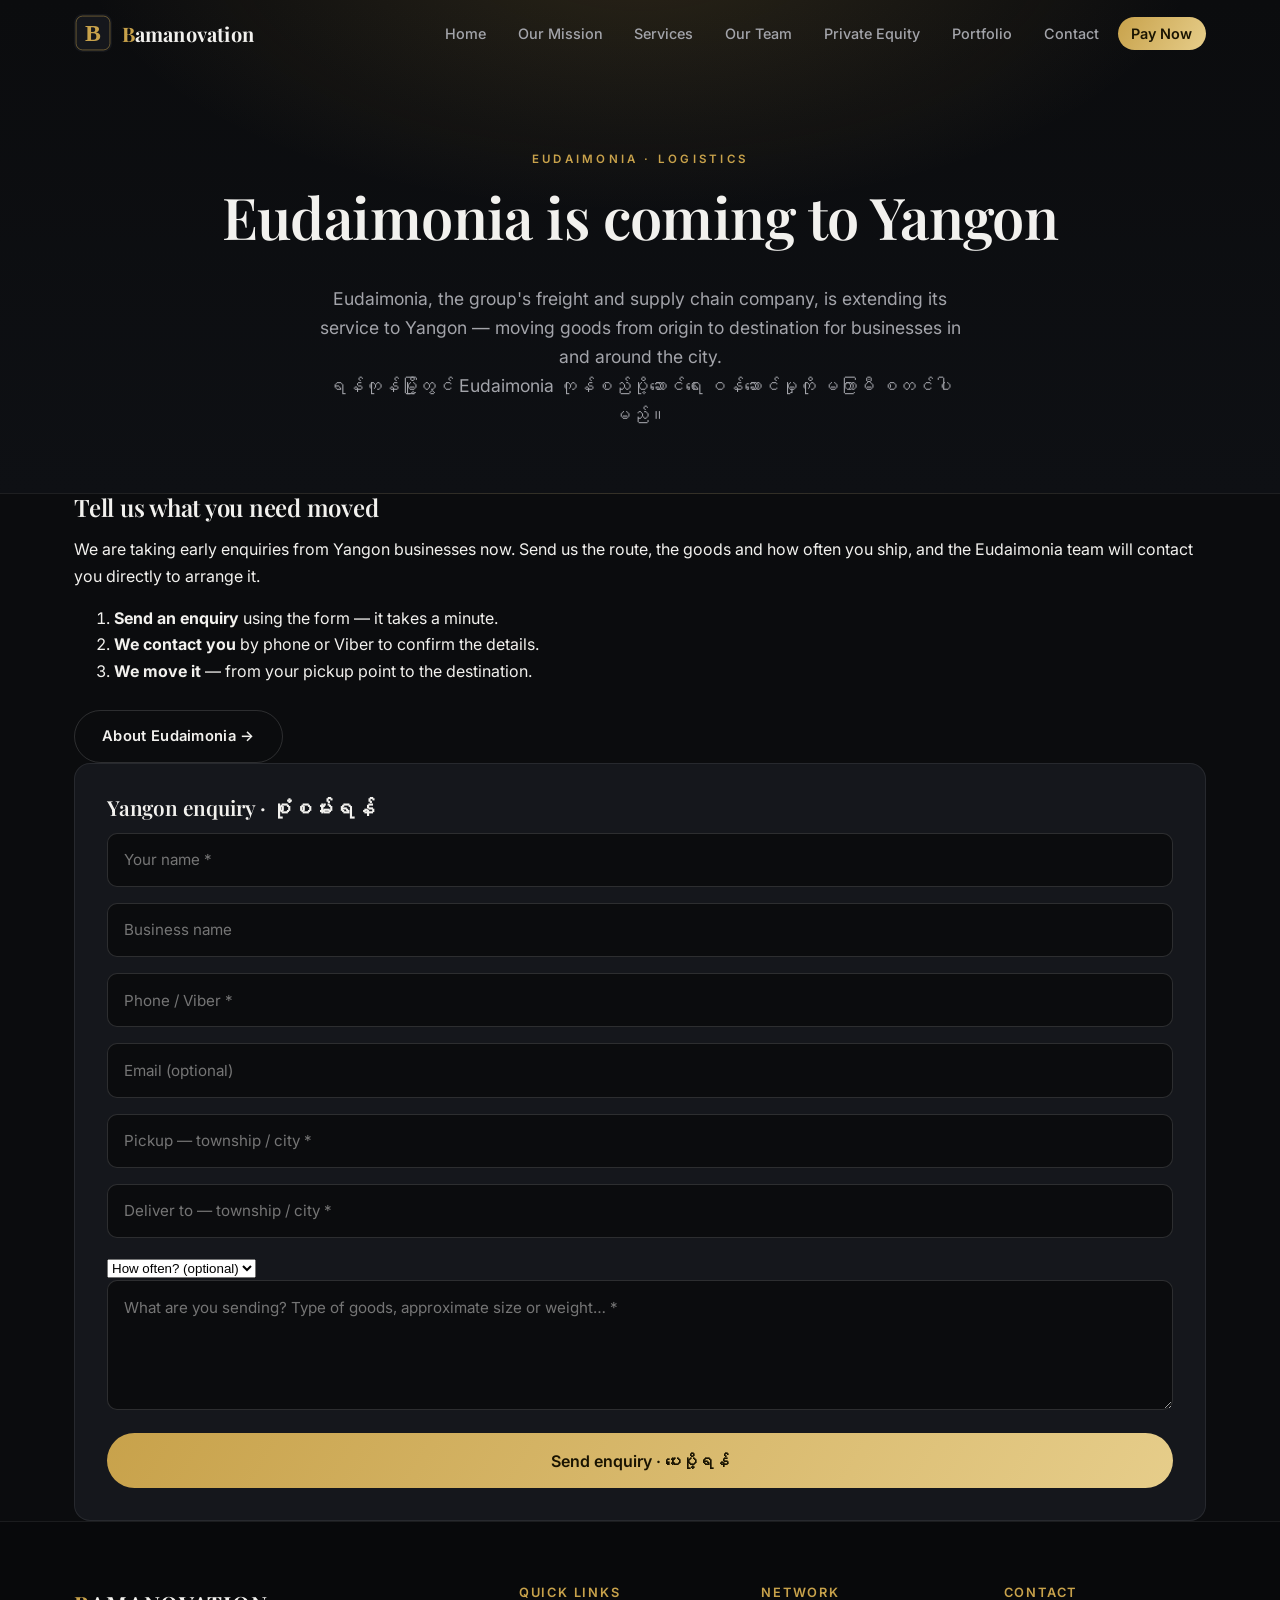
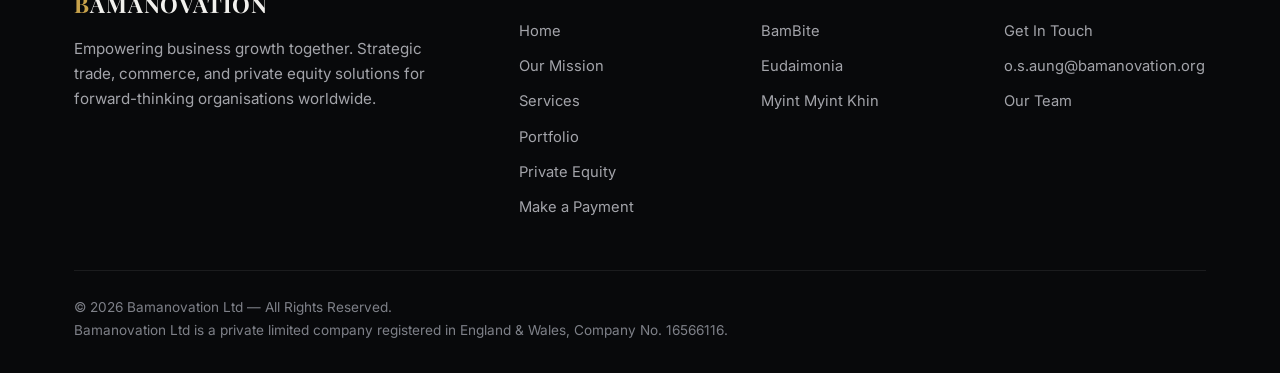
<file: eudaimonia-yangon.html>
<!DOCTYPE html>
<html lang="en">
<head>
  <meta charset="UTF-8">
  <meta name="viewport" content="width=device-width, initial-scale=1.0">
  <title>Eudaimonia in Yangon — Bamanovation</title>
  <meta name="description" content="Eudaimonia, the Bamanovation group's freight and supply chain company, is expanding to Yangon. Tell us what you need moved.">
  <meta property="og:title" content="Eudaimonia in Yangon — Bamanovation">
  <meta property="og:description" content="Eudaimonia, the Bamanovation group's freight and supply chain company, is expanding to Yangon. Tell us what you need moved.">
  <meta property="og:type" content="website">
  <meta property="og:url" content="https://bamanovation.org/eudaimonia/yangon">
  <meta property="og:site_name" content="Bamanovation">
  <meta property="og:image" content="https://bamanovation.org/og-image.png">
  <meta property="og:image:width" content="1200">
  <meta property="og:image:height" content="630">
  <meta name="twitter:card" content="summary_large_image">
  <meta name="twitter:image" content="https://bamanovation.org/og-image.png">
  <link rel="canonical" href="https://bamanovation.org/eudaimonia/yangon">
  <link rel="icon" type="image/svg+xml" href="/favicon.svg">
  <link rel="preconnect" href="https://fonts.googleapis.com">
  <link rel="preconnect" href="https://fonts.gstatic.com" crossorigin>
  <link href="https://fonts.googleapis.com/css2?family=Inter:wght@400;500;600;700&family=Playfair+Display:wght@500;600;700&display=swap" rel="stylesheet">
  <link rel="stylesheet" href="/style.css">
  <link href="https://fonts.googleapis.com/css2?family=Noto+Sans+Myanmar:wght@400;600&display=swap" rel="stylesheet">
</head>
<body>

  <nav class="navbar" id="navbar">
    <div class="nav-container">
      <a class="nav-logo" href="/">
        <svg class="logo-mark" viewBox="0 0 64 64" aria-hidden="true"><rect width="64" height="64" rx="14" fill="#15171c"/><rect x="3.5" y="3.5" width="57" height="57" rx="11" fill="none" stroke="#c8a24b" stroke-width="1.4" opacity="0.55"/><text x="32" y="45.5" text-anchor="middle" font-family="Georgia, serif" font-size="40" font-weight="700" fill="#c8a24b">B</text></svg>
        <span class="logo-word"><b>B</b>amanovation</span>
      </a>
      <button class="nav-toggle" id="navToggle" aria-label="Toggle navigation" aria-controls="navLinks" aria-expanded="false"><span></span><span></span><span></span></button>
      <ul class="nav-links" id="navLinks">
        <li><a href="/">Home</a></li>
        <li><a href="/#mission">Our Mission</a></li>
        <li><a href="/#services">Services</a></li>
        <li><a href="/#team">Our Team</a></li>
        <li><a href="/private-equity">Private Equity</a></li>
        <li><a href="/portfolio">Portfolio</a></li>
        <li><a href="/#contact">Contact</a></li>
        <li><a href="/#payment">Pay Now</a></li>
      </ul>
    </div>
  </nav>

  <section class="page-hero">
    <span class="eyebrow">Eudaimonia · Logistics</span>
    <h1>Eudaimonia is coming to Yangon</h1>
    <p>Eudaimonia, the group's freight and supply chain company, is extending its service to Yangon — moving goods from origin to destination for businesses in and around the city.</p>
    <p class="my" lang="my">ရန်ကုန်မြို့တွင် Eudaimonia ကုန်စည်ပို့ဆောင်ရေး ဝန်ဆောင်မှုကို မကြာမီ စတင်ပါမည်။</p>
  </section>

  <section class="yangon">
    <div class="container yangon-grid">
      <div class="yangon-info">
        <h2>Tell us what you need moved</h2>
        <p>We are taking early enquiries from Yangon businesses now. Send us the route, the goods and how often you ship, and the Eudaimonia team will contact you directly to arrange it.</p>
        <ol class="yangon-steps">
          <li><strong>Send an enquiry</strong> using the form — it takes a minute.</li>
          <li><strong>We contact you</strong> by phone or Viber to confirm the details.</li>
          <li><strong>We move it</strong> — from your pickup point to the destination.</li>
        </ol>
        <a href="https://eudaimonialogistics.company/" target="_blank" rel="noopener" class="btn-outline" style="display:inline-block;margin-top:.6rem">About Eudaimonia →</a>
      </div>
      <div class="contact-form">
        <h3>Yangon enquiry <span class="my" lang="my">· စုံစမ်းရန်</span></h3>
        <form class="netlify-form" name="eudaimonia-yangon" method="POST" data-netlify="true" netlify-honeypot="bot-field" data-success="✓ Thank you — your enquiry has been received. The Eudaimonia team will contact you shortly. / ကျေးဇူးတင်ပါသည်။">
          <input type="hidden" name="form-name" value="eudaimonia-yangon">
          <input type="hidden" name="source" id="ey-source" value="web">
          <p class="hp-field"><label>Leave this field empty if you are human <input name="bot-field" tabindex="-1" autocomplete="off"></label></p>
          <input type="text" name="name" placeholder="Your name *" required aria-label="Your name">
          <input type="text" name="business" placeholder="Business name" aria-label="Business name">
          <input type="tel" name="phone" placeholder="Phone / Viber *" required aria-label="Phone or Viber number" inputmode="tel">
          <input type="email" name="email" placeholder="Email (optional)" aria-label="Email">
          <div class="form-row">
            <input type="text" name="pickup" placeholder="Pickup — township / city *" required aria-label="Pickup location">
            <input type="text" name="destination" placeholder="Deliver to — township / city *" required aria-label="Destination">
          </div>
          <select name="frequency" aria-label="How often do you ship?">
            <option value="">How often? (optional)</option>
            <option>One-off</option>
            <option>Weekly</option>
            <option>Several times a week</option>
            <option>Daily</option>
          </select>
          <textarea name="goods" placeholder="What are you sending? Type of goods, approximate size or weight… *" rows="4" required aria-label="Goods description"></textarea>
          <button type="submit">Send enquiry · <span class="my" lang="my">ပေးပို့ရန်</span></button>
          <p class="form-status" role="status" aria-live="polite"></p>
        </form>
      </div>
    </div>
  </section>

  <footer class="footer">
    <div class="container">
      <div class="footer-inner">
        <div class="footer-brand">
          <div class="footer-logo"><span class="gold">B</span>AMANOVATION</div>
          <p>Empowering business growth together. Strategic trade, commerce, and private equity solutions for forward-thinking organisations worldwide.</p>
        </div>
        <div class="footer-col">
          <h4>Quick Links</h4>
          <ul>
            <li><a href="/">Home</a></li>
            <li><a href="/#mission">Our Mission</a></li>
            <li><a href="/#services">Services</a></li>
            <li><a href="/portfolio">Portfolio</a></li>
            <li><a href="/private-equity">Private Equity</a></li>
            <li><a href="/#payment">Make a Payment</a></li>
          </ul>
        </div>
        <div class="footer-col">
          <h4>Network</h4>
          <ul>
            <li><a href="https://bambite.co/" target="_blank" rel="noopener">BamBite</a></li>
            <li><a href="https://eudaimonialogistics.company/" target="_blank" rel="noopener">Eudaimonia</a></li>
            <li><a href="https://myintmyintkhin.com/" target="_blank" rel="noopener">Myint Myint Khin</a></li>
          </ul>
        </div>
        <div class="footer-col">
          <h4>Contact</h4>
          <ul>
            <li><a href="/#contact">Get In Touch</a></li>
            <li><a href="mailto:o.s.aung@bamanovation.org">o.s.aung@bamanovation.org</a></li>
            <li><a href="/#team">Our Team</a></li>
          </ul>
        </div>
      </div>
      <div class="footer-bottom">
        <div>
          <p>© 2026 Bamanovation Ltd — All Rights Reserved.</p>
          <p class="footer-legal">Bamanovation Ltd is a private limited company registered in England &amp; Wales, Company No. 16566116.</p>
        </div>
      </div>
    </div>
  </footer>

  <script>
    const toggle=document.getElementById('navToggle'),links=document.getElementById('navLinks');
    const setNav=o=>{toggle.classList.toggle('open',o);links.classList.toggle('open',o);toggle.setAttribute('aria-expanded',o)};
    toggle.addEventListener('click',()=>setNav(!links.classList.contains('open')));
    links.querySelectorAll('a').forEach(a=>a.addEventListener('click',()=>setNav(false)));
    const navbar=document.getElementById('navbar');
    window.addEventListener('scroll',()=>navbar.classList.toggle('scrolled',window.scrollY>40));
    // tag enquiries that arrive from the trade-fair QR code (?src=booth)
    (function(){var s=new URLSearchParams(location.search).get('src');if(s)document.getElementById('ey-source').value=s.slice(0,40)})();
    document.querySelectorAll('.netlify-form').forEach(function(form){
      form.addEventListener('submit',function(e){
        e.preventDefault();
        var status=form.querySelector('.form-status'),btn=form.querySelector('button[type=submit]'),label=btn.innerHTML;
        btn.disabled=true;btn.textContent='Sending…';
        status.className='form-status';status.textContent='';
        fetch('/',{method:'POST',headers:{'Content-Type':'application/x-www-form-urlencoded'},body:new URLSearchParams(new FormData(form)).toString()})
          .then(function(r){
            if(!r.ok)throw new Error(r.status);
            form.reset();
            status.className='form-status is-success';
            status.textContent=form.dataset.success;
          })
          .catch(function(){
            status.className='form-status is-error';
            status.textContent='⚠ Sorry, that could not be sent. Please email o.s.aung@bamanovation.org directly.';
          })
          .then(function(){btn.disabled=false;btn.innerHTML=label});
      });
    });
  </script>
</body>
</html>
</file>
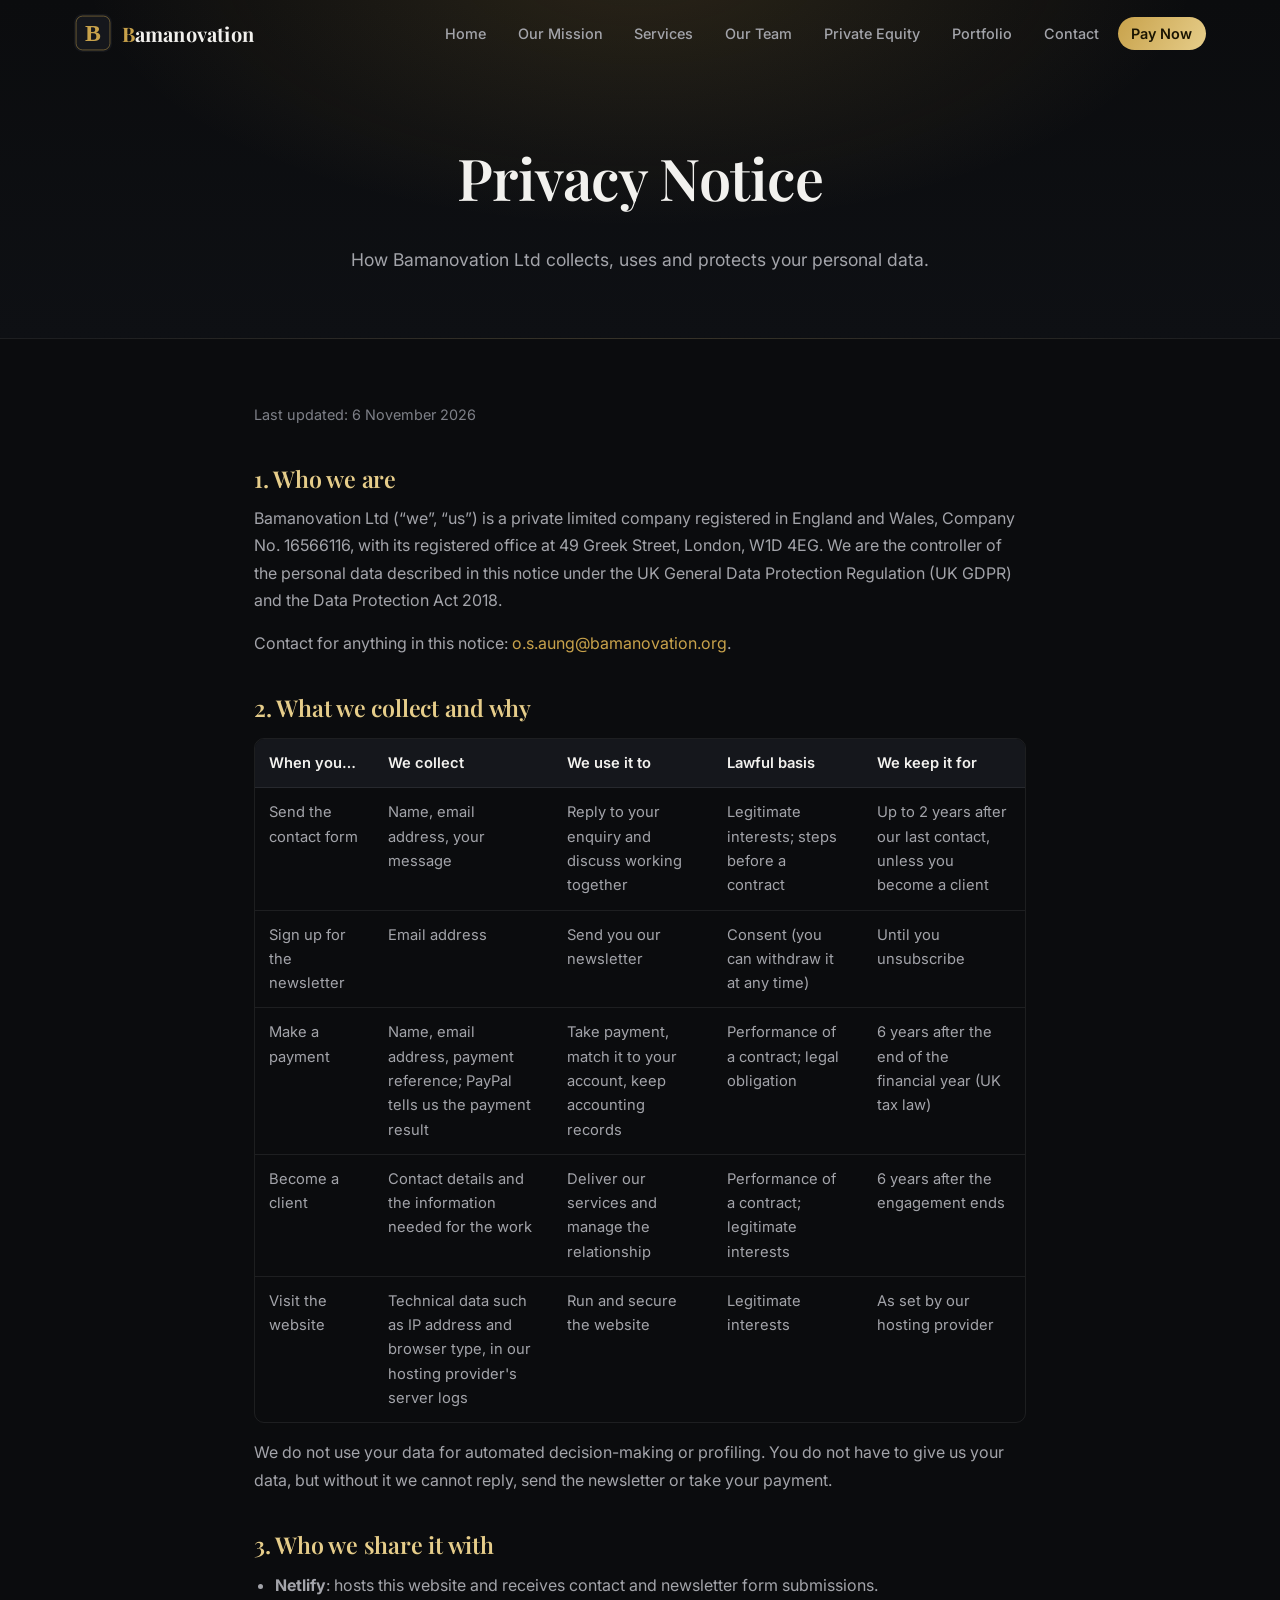
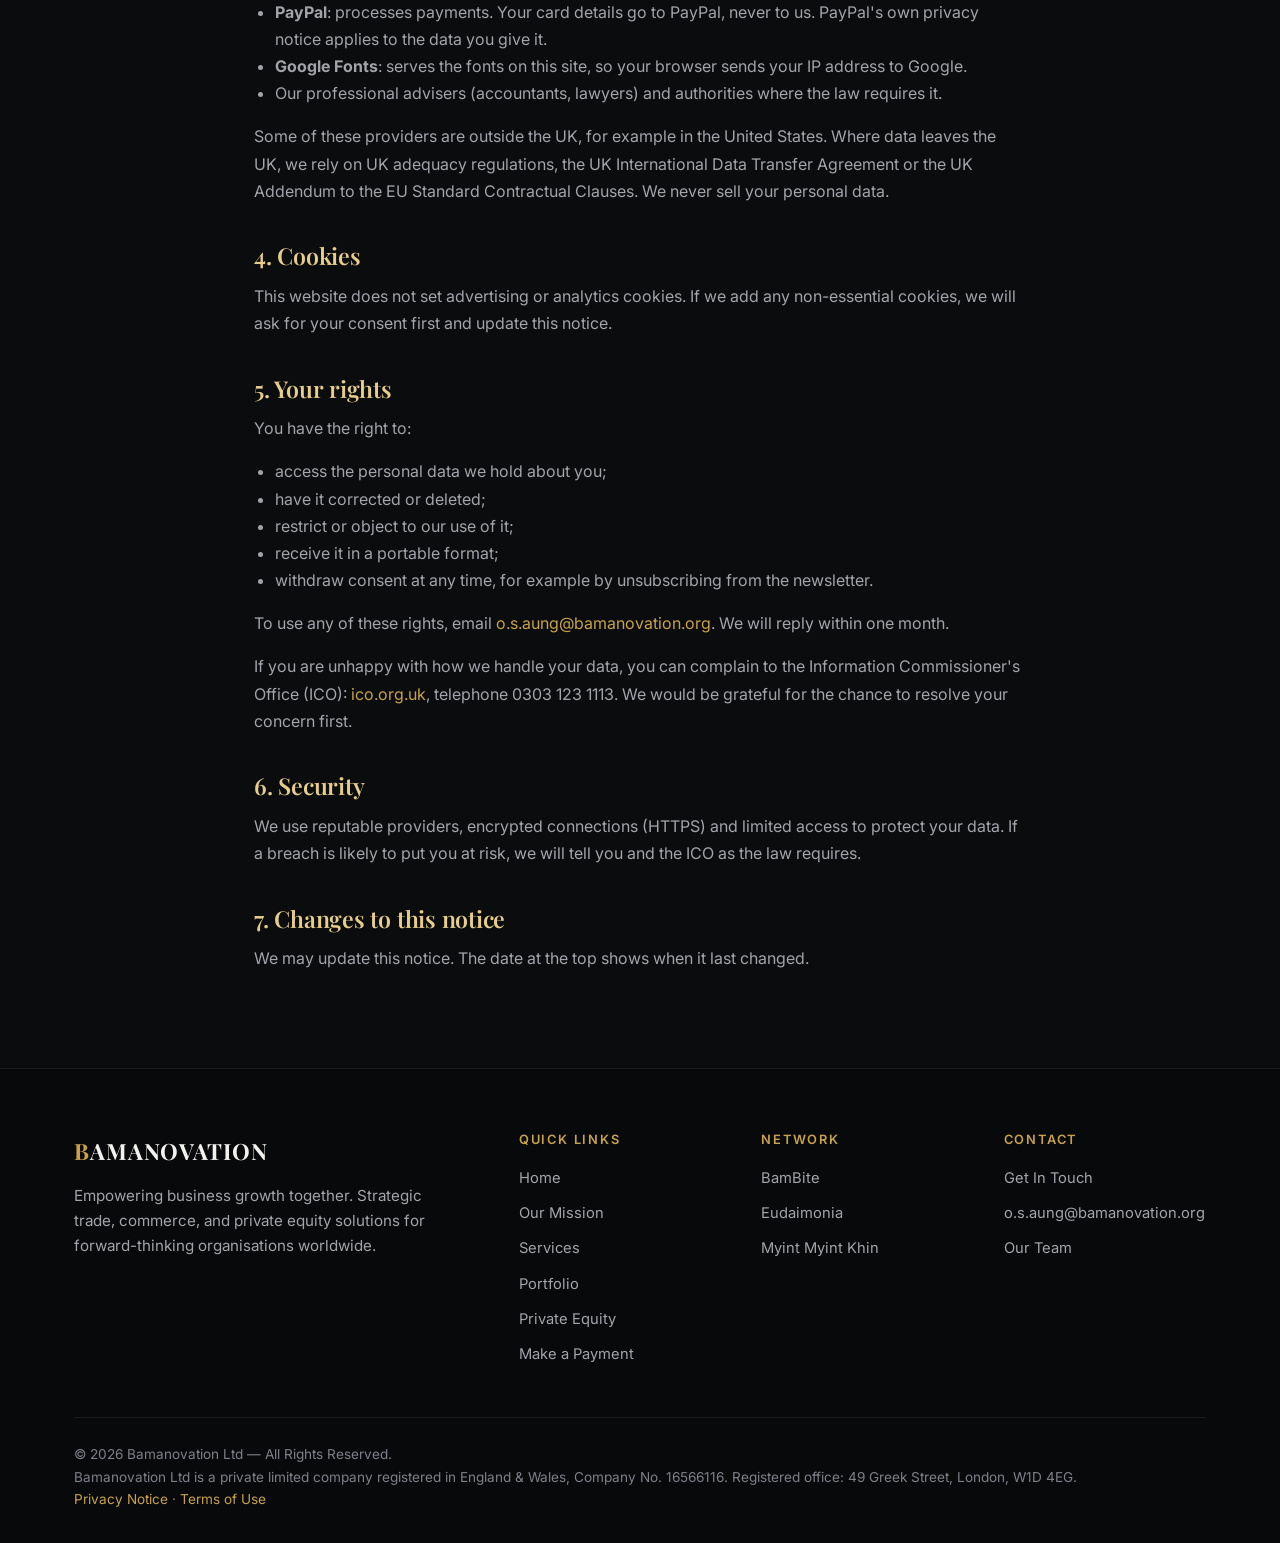
<file: privacy.html>
<!DOCTYPE html>
<html lang="en">
<head>
  <meta charset="UTF-8">
  <meta name="viewport" content="width=device-width, initial-scale=1.0">
  <title>Privacy Notice — Bamanovation</title>
  <meta name="description" content="How Bamanovation Ltd collects, uses and protects personal data under UK GDPR.">
  <meta property="og:title" content="Privacy Notice — Bamanovation">
  <meta property="og:description" content="How Bamanovation Ltd collects, uses and protects personal data under UK GDPR.">
  <meta property="og:type" content="website">
  <meta property="og:url" content="https://bamanovation.org/privacy">
  <meta property="og:site_name" content="Bamanovation">
  <meta property="og:image" content="https://bamanovation.org/og-image.png">
  <meta property="og:image:width" content="1200">
  <meta property="og:image:height" content="630">
  <meta name="twitter:card" content="summary_large_image">
  <meta name="twitter:image" content="https://bamanovation.org/og-image.png">
  <link rel="canonical" href="https://bamanovation.org/privacy">
  <link rel="icon" type="image/svg+xml" href="/favicon.svg">
  <link rel="preconnect" href="https://fonts.googleapis.com">
  <link rel="preconnect" href="https://fonts.gstatic.com" crossorigin>
  <link href="https://fonts.googleapis.com/css2?family=Inter:wght@400;500;600;700&family=Playfair+Display:wght@500;600;700&display=swap" rel="stylesheet">
  <link rel="stylesheet" href="/style.css">
</head>
<body>

  <nav class="navbar" id="navbar">
    <div class="nav-container">
      <a class="nav-logo" href="/">
        <svg class="logo-mark" viewBox="0 0 64 64" aria-hidden="true"><rect width="64" height="64" rx="14" fill="#15171c"/><rect x="3.5" y="3.5" width="57" height="57" rx="11" fill="none" stroke="#c8a24b" stroke-width="1.4" opacity="0.55"/><text x="32" y="45.5" text-anchor="middle" font-family="Georgia, serif" font-size="40" font-weight="700" fill="#c8a24b">B</text></svg>
        <span class="logo-word"><b>B</b>amanovation</span>
      </a>
      <button class="nav-toggle" id="navToggle" aria-label="Toggle navigation" aria-controls="navLinks" aria-expanded="false"><span></span><span></span><span></span></button>
      <ul class="nav-links" id="navLinks">
        <li><a href="/">Home</a></li>
        <li><a href="/#mission">Our Mission</a></li>
        <li><a href="/#services">Services</a></li>
        <li><a href="/#team">Our Team</a></li>
        <li><a href="/private-equity">Private Equity</a></li>
        <li><a href="/portfolio">Portfolio</a></li>
        <li><a href="/#contact">Contact</a></li>
        <li><a href="/#payment">Pay Now</a></li>
      </ul>
    </div>
  </nav>

  <section class="page-hero">
    <h1>Privacy Notice</h1>
    <p>How Bamanovation Ltd collects, uses and protects your personal data.</p>
  </section>

  <section class="legal-page">
    <div class="container legal-container">
      <p class="legal-updated">Last updated: 6 November 2026</p>

      <h2>1. Who we are</h2>
      <p>Bamanovation Ltd (“we”, “us”) is a private limited company registered in England and Wales, Company No. 16566116, with its registered office at 49 Greek Street, London, W1D 4EG. We are the controller of the personal data described in this notice under the UK General Data Protection Regulation (UK GDPR) and the Data Protection Act 2018.</p>
      <p>Contact for anything in this notice: <a href="mailto:o.s.aung@bamanovation.org">o.s.aung@bamanovation.org</a>.</p>

      <h2>2. What we collect and why</h2>
      <div class="legal-table-wrap">
        <table class="legal-table">
          <thead>
            <tr><th>When you…</th><th>We collect</th><th>We use it to</th><th>Lawful basis</th><th>We keep it for</th></tr>
          </thead>
          <tbody>
            <tr><td>Send the contact form</td><td>Name, email address, your message</td><td>Reply to your enquiry and discuss working together</td><td>Legitimate interests; steps before a contract</td><td>Up to 2 years after our last contact, unless you become a client</td></tr>
            <tr><td>Sign up for the newsletter</td><td>Email address</td><td>Send you our newsletter</td><td>Consent (you can withdraw it at any time)</td><td>Until you unsubscribe</td></tr>
            <tr><td>Make a payment</td><td>Name, email address, payment reference; PayPal tells us the payment result</td><td>Take payment, match it to your account, keep accounting records</td><td>Performance of a contract; legal obligation</td><td>6 years after the end of the financial year (UK tax law)</td></tr>
            <tr><td>Become a client</td><td>Contact details and the information needed for the work</td><td>Deliver our services and manage the relationship</td><td>Performance of a contract; legitimate interests</td><td>6 years after the engagement ends</td></tr>
            <tr><td>Visit the website</td><td>Technical data such as IP address and browser type, in our hosting provider's server logs</td><td>Run and secure the website</td><td>Legitimate interests</td><td>As set by our hosting provider</td></tr>
          </tbody>
        </table>
      </div>
      <p>We do not use your data for automated decision-making or profiling. You do not have to give us your data, but without it we cannot reply, send the newsletter or take your payment.</p>

      <h2>3. Who we share it with</h2>
      <ul>
        <li><strong>Netlify</strong>: hosts this website and receives contact and newsletter form submissions.</li>
        <li><strong>PayPal</strong>: processes payments. Your card details go to PayPal, never to us. PayPal's own privacy notice applies to the data you give it.</li>
        <li><strong>Google Fonts</strong>: serves the fonts on this site, so your browser sends your IP address to Google.</li>
        <li>Our professional advisers (accountants, lawyers) and authorities where the law requires it.</li>
      </ul>
      <p>Some of these providers are outside the UK, for example in the United States. Where data leaves the UK, we rely on UK adequacy regulations, the UK International Data Transfer Agreement or the UK Addendum to the EU Standard Contractual Clauses. We never sell your personal data.</p>

      <h2>4. Cookies</h2>
      <p>This website does not set advertising or analytics cookies. If we add any non-essential cookies, we will ask for your consent first and update this notice.</p>

      <h2>5. Your rights</h2>
      <p>You have the right to:</p>
      <ul>
        <li>access the personal data we hold about you;</li>
        <li>have it corrected or deleted;</li>
        <li>restrict or object to our use of it;</li>
        <li>receive it in a portable format;</li>
        <li>withdraw consent at any time, for example by unsubscribing from the newsletter.</li>
      </ul>
      <p>To use any of these rights, email <a href="mailto:o.s.aung@bamanovation.org">o.s.aung@bamanovation.org</a>. We will reply within one month.</p>
      <p>If you are unhappy with how we handle your data, you can complain to the Information Commissioner's Office (ICO): <a href="https://ico.org.uk/make-a-complaint/" target="_blank" rel="noopener">ico.org.uk</a>, telephone 0303 123 1113. We would be grateful for the chance to resolve your concern first.</p>

      <h2>6. Security</h2>
      <p>We use reputable providers, encrypted connections (HTTPS) and limited access to protect your data. If a breach is likely to put you at risk, we will tell you and the ICO as the law requires.</p>

      <h2>7. Changes to this notice</h2>
      <p>We may update this notice. The date at the top shows when it last changed.</p>
    </div>
  </section>

  <footer class="footer">
    <div class="container">
      <div class="footer-inner">
        <div class="footer-brand">
          <div class="footer-logo"><span class="gold">B</span>AMANOVATION</div>
          <p>Empowering business growth together. Strategic trade, commerce, and private equity solutions for forward-thinking organisations worldwide.</p>
        </div>
        <div class="footer-col">
          <h4>Quick Links</h4>
          <ul>
            <li><a href="/">Home</a></li>
            <li><a href="/#mission">Our Mission</a></li>
            <li><a href="/#services">Services</a></li>
            <li><a href="/portfolio">Portfolio</a></li>
            <li><a href="/private-equity">Private Equity</a></li>
            <li><a href="/#payment">Make a Payment</a></li>
          </ul>
        </div>
        <div class="footer-col">
          <h4>Network</h4>
          <ul>
            <li><a href="https://bambite.co/" target="_blank" rel="noopener">BamBite</a></li>
            <li><a href="https://eudaimonialogistics.company/" target="_blank" rel="noopener">Eudaimonia</a></li>
            <li><a href="https://myintmyintkhin.com/" target="_blank" rel="noopener">Myint Myint Khin</a></li>
          </ul>
        </div>
        <div class="footer-col">
          <h4>Contact</h4>
          <ul>
            <li><a href="/#contact">Get In Touch</a></li>
            <li><a href="mailto:o.s.aung@bamanovation.org">o.s.aung@bamanovation.org</a></li>
            <li><a href="/#team">Our Team</a></li>
          </ul>
        </div>
      </div>
      <div class="footer-bottom">
        <div>
          <p>© 2026 Bamanovation Ltd — All Rights Reserved.</p>
          <p class="footer-legal">Bamanovation Ltd is a private limited company registered in England &amp; Wales, Company No. 16566116. Registered office: 49 Greek Street, London, W1D 4EG.</p>
          <p class="footer-legal"><a href="/privacy">Privacy Notice</a> · <a href="/terms">Terms of Use</a></p>
        </div>
      </div>
    </div>
  </footer>

  <script>
    const toggle=document.getElementById('navToggle'),links=document.getElementById('navLinks');
    const setNav=o=>{toggle.classList.toggle('open',o);links.classList.toggle('open',o);toggle.setAttribute('aria-expanded',o)};
    toggle.addEventListener('click',()=>setNav(!links.classList.contains('open')));
    links.querySelectorAll('a').forEach(a=>a.addEventListener('click',()=>setNav(false)));
    const navbar=document.getElementById('navbar');
    window.addEventListener('scroll',()=>navbar.classList.toggle('scrolled',window.scrollY>40));
  </script>
</body>
</html>
</file>
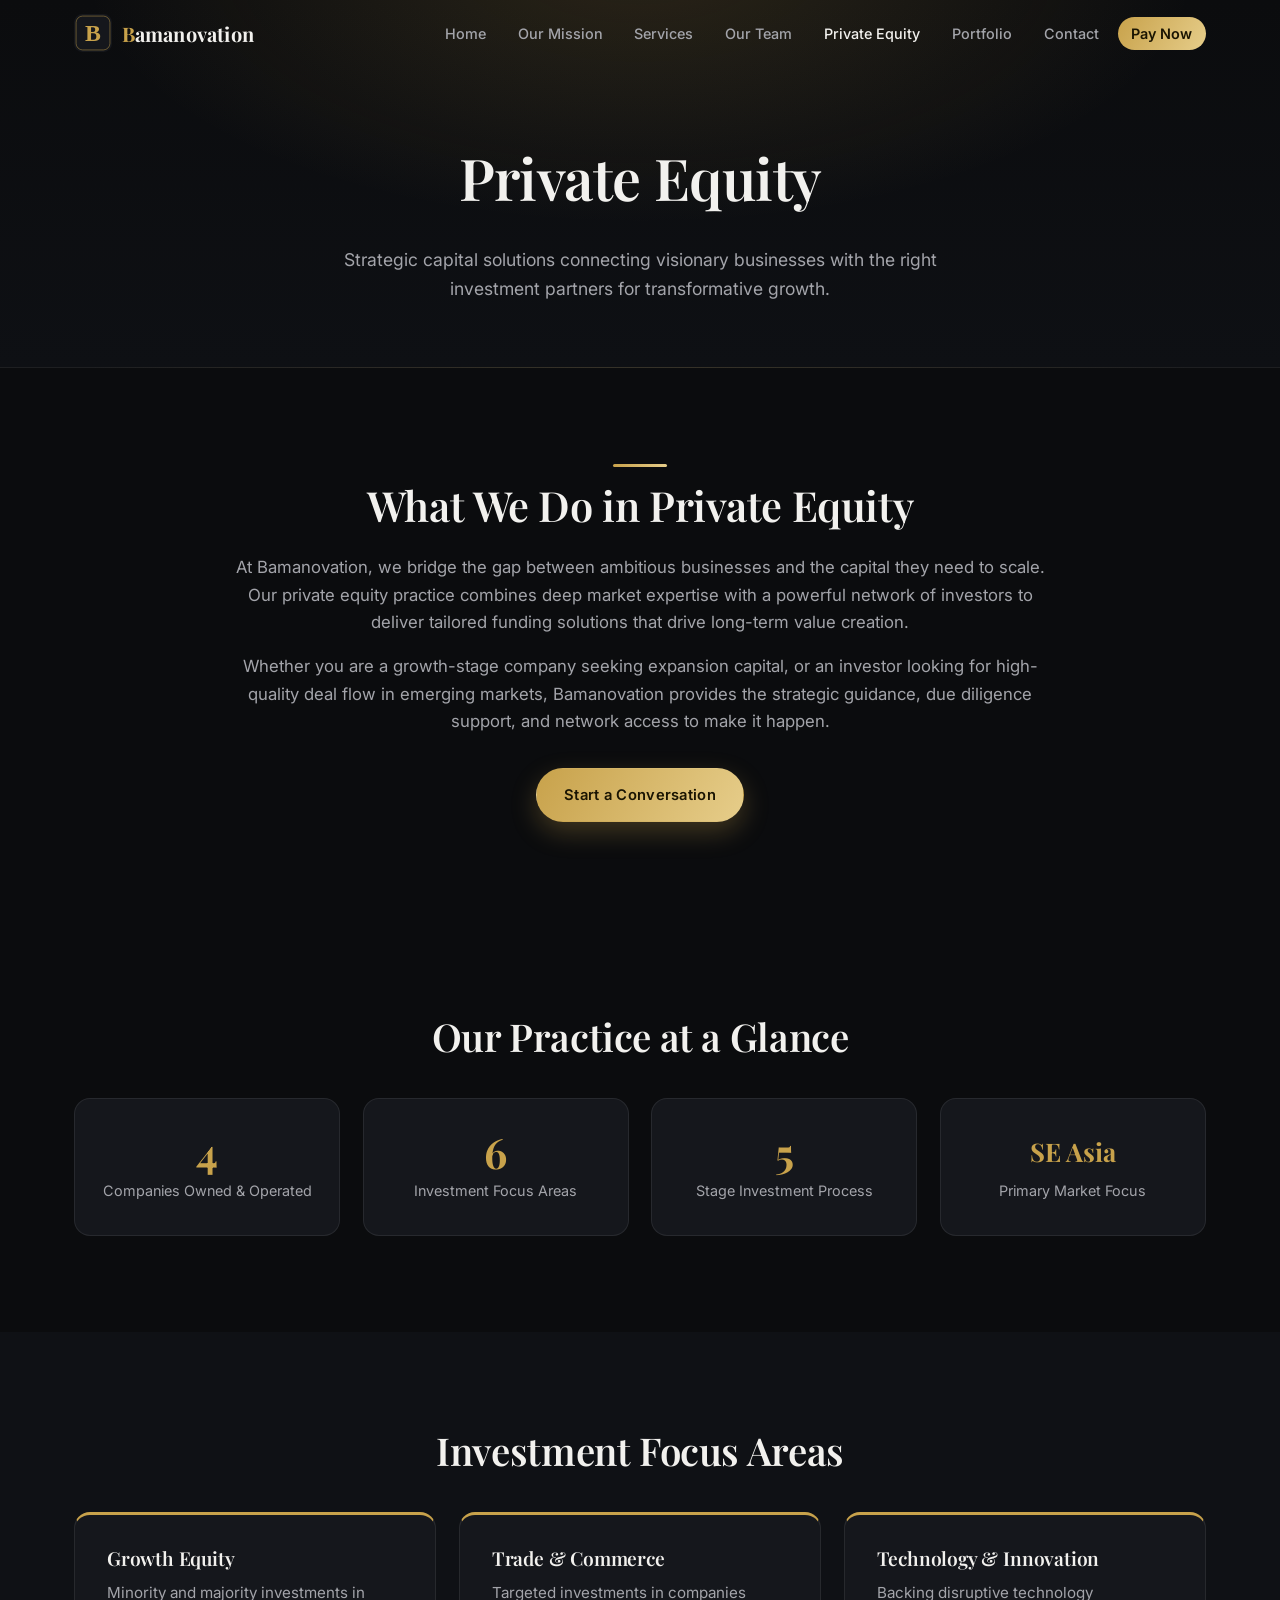
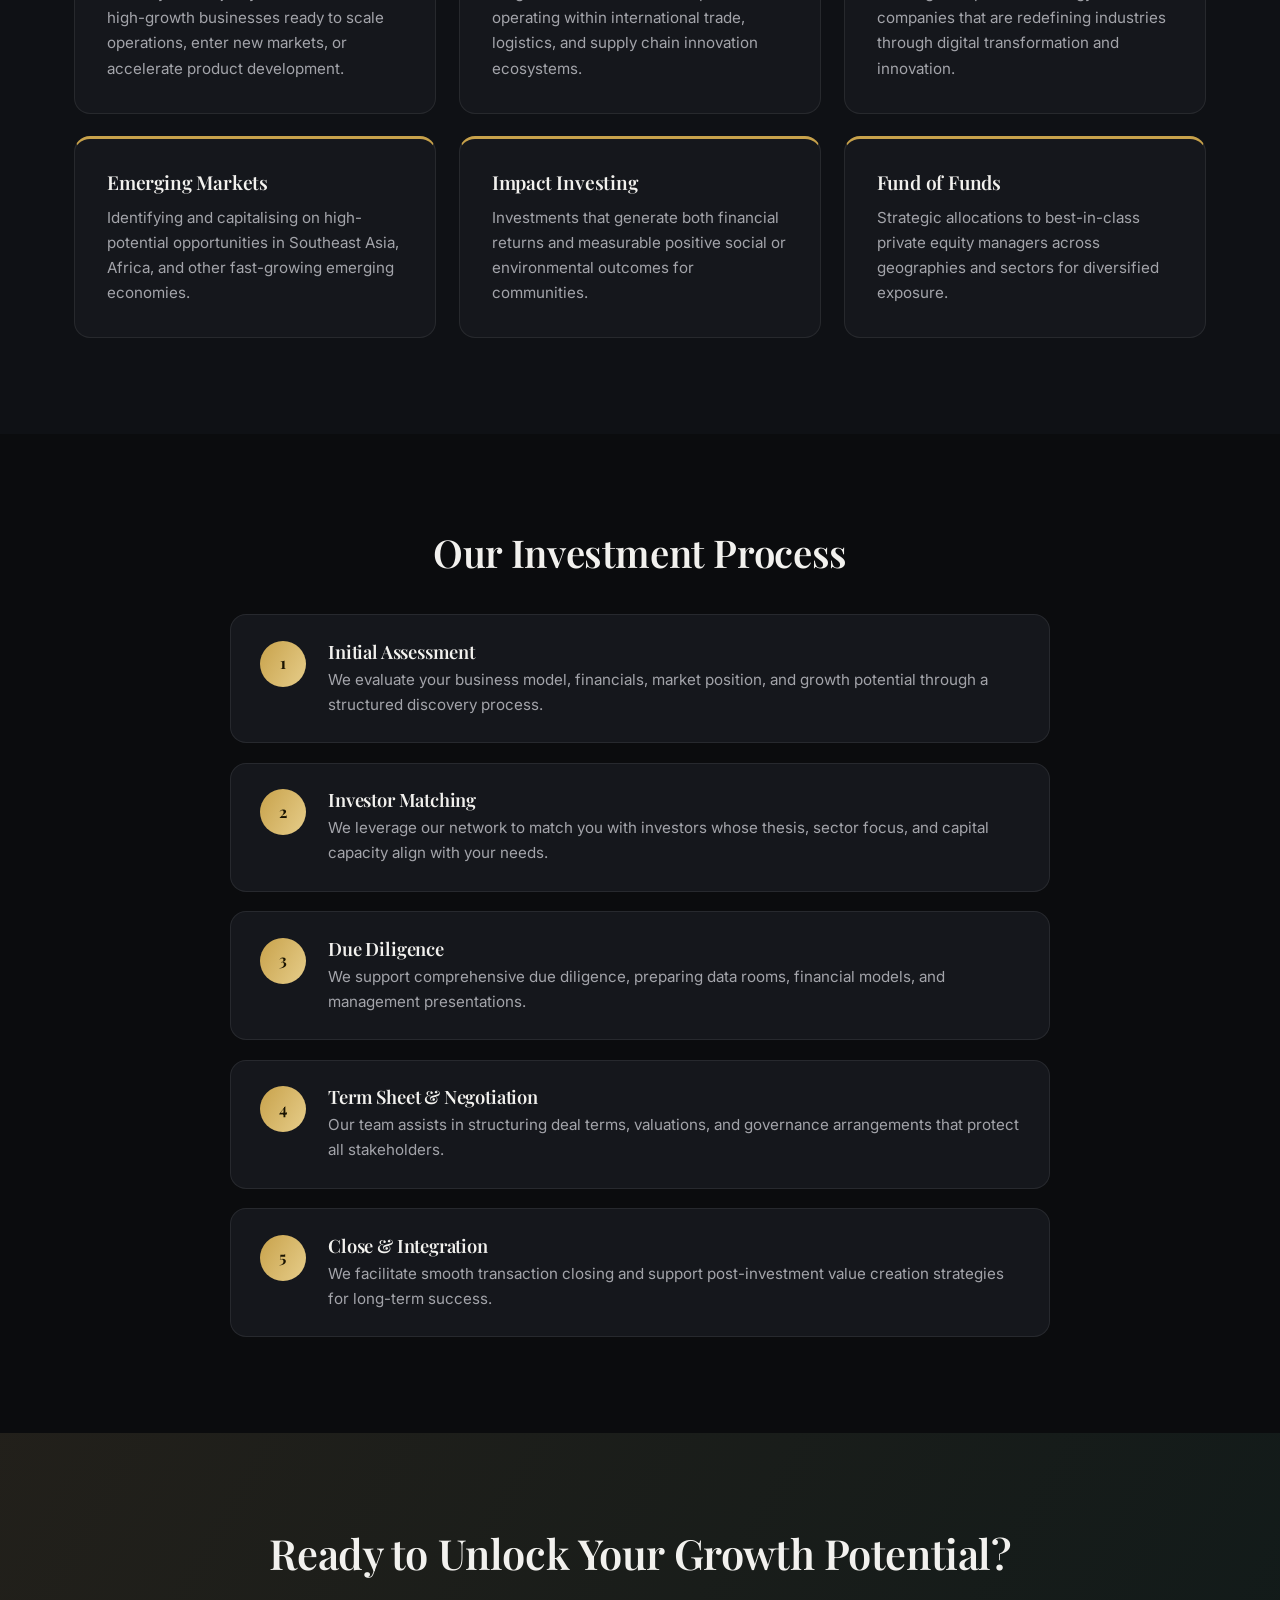
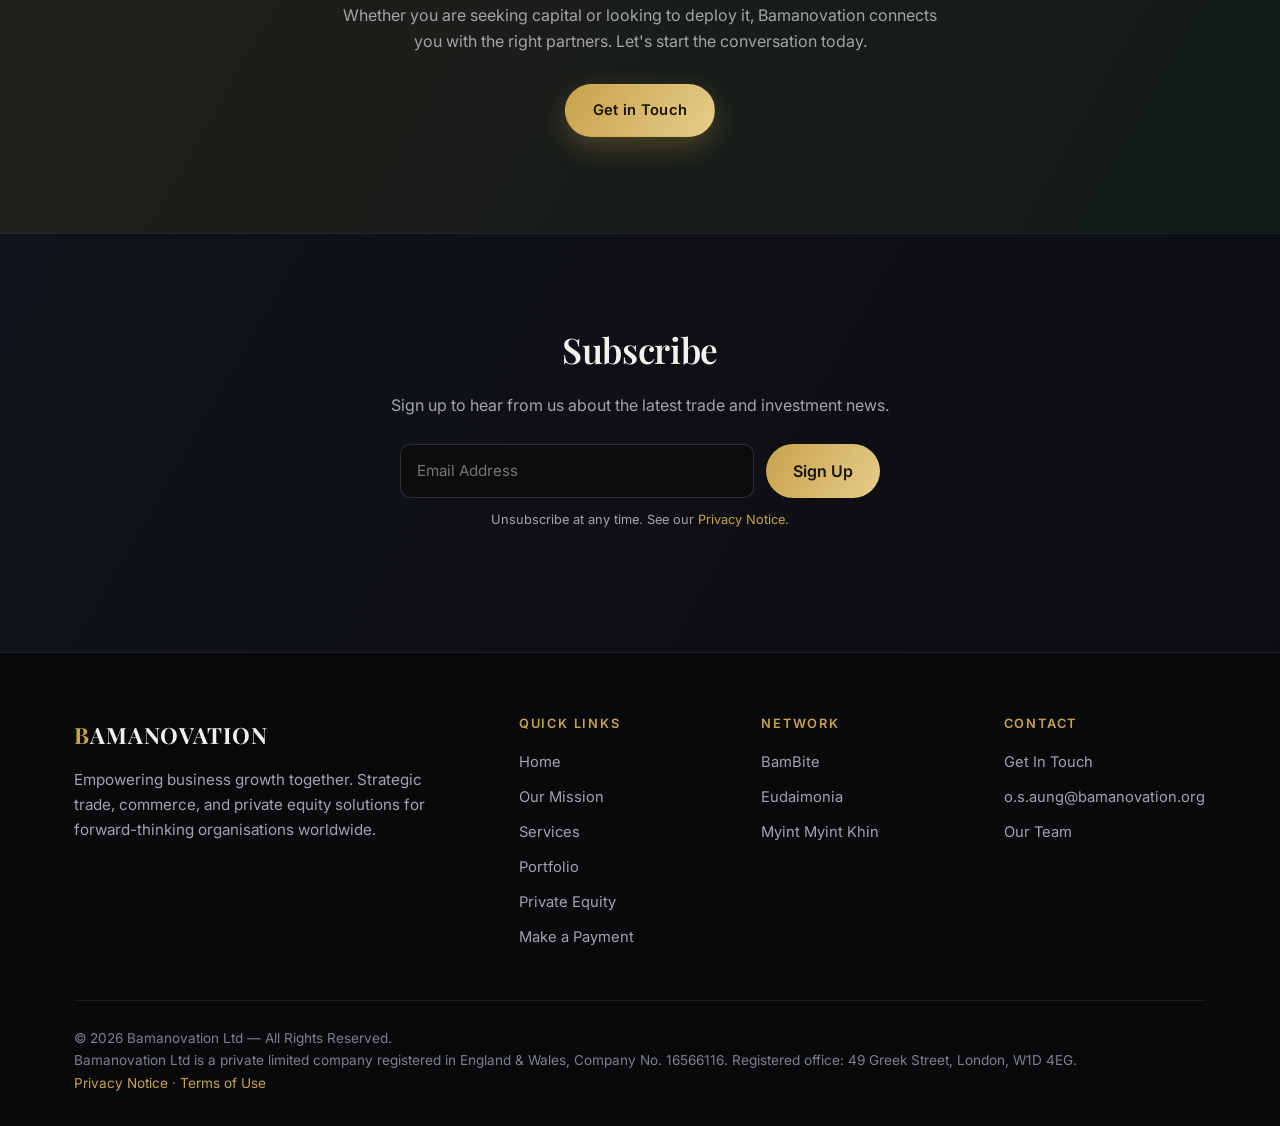
<file: private-equity.html>
<!DOCTYPE html>
<html lang="en">
<head>
  <meta charset="UTF-8">
  <meta name="viewport" content="width=device-width, initial-scale=1.0">
  <title>Private Equity — Bamanovation</title>
  <meta name="description" content="Bamanovation's private equity practice — strategic capital solutions connecting visionary businesses with the right investment partners.">
  <meta property="og:title" content="Private Equity — Bamanovation">
  <meta property="og:description" content="Bamanovation's private equity practice — strategic capital solutions connecting visionary businesses with the right investment partners.">
  <meta property="og:type" content="website">
  <meta property="og:url" content="https://bamanovation.org/private-equity">
  <meta property="og:site_name" content="Bamanovation">
  <meta property="og:image" content="https://bamanovation.org/og-image.png">
  <meta property="og:image:width" content="1200">
  <meta property="og:image:height" content="630">
  <meta name="twitter:card" content="summary_large_image">
  <meta name="twitter:image" content="https://bamanovation.org/og-image.png">
  <link rel="canonical" href="https://bamanovation.org/private-equity">
  <link rel="icon" type="image/svg+xml" href="/favicon.svg">
  <link rel="preconnect" href="https://fonts.googleapis.com">
  <link rel="preconnect" href="https://fonts.gstatic.com" crossorigin>
  <link href="https://fonts.googleapis.com/css2?family=Inter:wght@400;500;600;700&family=Playfair+Display:wght@500;600;700&display=swap" rel="stylesheet">
  <link rel="stylesheet" href="/style.css">
</head>
<body>

  <nav class="navbar" id="navbar">
    <div class="nav-container">
      <a class="nav-logo" href="/">
        <svg class="logo-mark" viewBox="0 0 64 64" aria-hidden="true"><rect width="64" height="64" rx="14" fill="#15171c"/><rect x="3.5" y="3.5" width="57" height="57" rx="11" fill="none" stroke="#c8a24b" stroke-width="1.4" opacity="0.55"/><text x="32" y="45.5" text-anchor="middle" font-family="Georgia, serif" font-size="40" font-weight="700" fill="#c8a24b">B</text></svg>
        <span class="logo-word"><b>B</b>amanovation</span>
      </a>
      <button class="nav-toggle" id="navToggle" aria-label="Toggle navigation" aria-controls="navLinks" aria-expanded="false"><span></span><span></span><span></span></button>
      <ul class="nav-links" id="navLinks">
        <li><a href="/">Home</a></li>
        <li><a href="/#mission">Our Mission</a></li>
        <li><a href="/#services">Services</a></li>
        <li><a href="/#team">Our Team</a></li>
        <li><a class="active" href="/private-equity">Private Equity</a></li>
        <li><a href="/portfolio">Portfolio</a></li>
        <li><a href="/#contact">Contact</a></li>
        <li><a href="/#payment">Pay Now</a></li>
      </ul>
    </div>
  </nav>

  <section class="page-hero">
    <h1>Private Equity</h1>
    <p>Strategic capital solutions connecting visionary businesses with the right investment partners for transformative growth.</p>
  </section>

  <section class="pe-overview">
    <div class="container">
      <div class="section-accent" style="margin:0 auto .9rem"></div>
      <h2>What We Do in Private Equity</h2>
      <p>At Bamanovation, we bridge the gap between ambitious businesses and the capital they need to scale. Our private equity practice combines deep market expertise with a powerful network of investors to deliver tailored funding solutions that drive long-term value creation.</p>
      <p>Whether you are a growth-stage company seeking expansion capital, or an investor looking for high-quality deal flow in emerging markets, Bamanovation provides the strategic guidance, due diligence support, and network access to make it happen.</p>
      <a class="btn-primary" href="/#contact" style="margin-top:1rem">Start a Conversation</a>
    </div>
  </section>

  <section class="pe-stats">
    <div class="container">
      <h2>Our Practice at a Glance</h2>
      <div class="stats-grid">
        <div class="stat-item"><div class="stat-number">4</div><div class="stat-label">Companies Owned &amp; Operated</div></div>
        <div class="stat-item"><div class="stat-number">6</div><div class="stat-label">Investment Focus Areas</div></div>
        <div class="stat-item"><div class="stat-number">5</div><div class="stat-label">Stage Investment Process</div></div>
        <div class="stat-item"><div class="stat-number is-text">SE Asia</div><div class="stat-label">Primary Market Focus</div></div>
      </div>
    </div>
  </section>

  <section class="pe-focus">
    <div class="container">
      <h2>Investment Focus Areas</h2>
      <div class="focus-grid">
        <div class="focus-card"><h3>Growth Equity</h3><p>Minority and majority investments in high-growth businesses ready to scale operations, enter new markets, or accelerate product development.</p></div>
        <div class="focus-card"><h3>Trade &amp; Commerce</h3><p>Targeted investments in companies operating within international trade, logistics, and supply chain innovation ecosystems.</p></div>
        <div class="focus-card"><h3>Technology &amp; Innovation</h3><p>Backing disruptive technology companies that are redefining industries through digital transformation and innovation.</p></div>
        <div class="focus-card"><h3>Emerging Markets</h3><p>Identifying and capitalising on high-potential opportunities in Southeast Asia, Africa, and other fast-growing emerging economies.</p></div>
        <div class="focus-card"><h3>Impact Investing</h3><p>Investments that generate both financial returns and measurable positive social or environmental outcomes for communities.</p></div>
        <div class="focus-card"><h3>Fund of Funds</h3><p>Strategic allocations to best-in-class private equity managers across geographies and sectors for diversified exposure.</p></div>
      </div>
    </div>
  </section>

  <section class="pe-process">
    <div class="container">
      <h2>Our Investment Process</h2>
      <div class="process-steps">
        <div class="process-step"><div class="step-number">1</div><div><h3>Initial Assessment</h3><p>We evaluate your business model, financials, market position, and growth potential through a structured discovery process.</p></div></div>
        <div class="process-step"><div class="step-number">2</div><div><h3>Investor Matching</h3><p>We leverage our network to match you with investors whose thesis, sector focus, and capital capacity align with your needs.</p></div></div>
        <div class="process-step"><div class="step-number">3</div><div><h3>Due Diligence</h3><p>We support comprehensive due diligence, preparing data rooms, financial models, and management presentations.</p></div></div>
        <div class="process-step"><div class="step-number">4</div><div><h3>Term Sheet &amp; Negotiation</h3><p>Our team assists in structuring deal terms, valuations, and governance arrangements that protect all stakeholders.</p></div></div>
        <div class="process-step"><div class="step-number">5</div><div><h3>Close &amp; Integration</h3><p>We facilitate smooth transaction closing and support post-investment value creation strategies for long-term success.</p></div></div>
      </div>
    </div>
  </section>

  <section class="pe-cta">
    <div class="container">
      <h2>Ready to Unlock Your Growth Potential?</h2>
      <p>Whether you are seeking capital or looking to deploy it, Bamanovation connects you with the right partners. Let's start the conversation today.</p>
      <a class="btn-primary" href="/#contact">Get in Touch</a>
    </div>
  </section>

  <section class="subscribe">
    <div class="container">
      <h3>Subscribe</h3>
      <p>Sign up to hear from us about the latest trade and investment news.</p>
      <form class="subscribe-form netlify-form" name="newsletter" method="POST" data-netlify="true" netlify-honeypot="bot-field" data-success="✓ You're subscribed — thank you for joining.">
        <input type="hidden" name="form-name" value="newsletter">
        <p class="hp-field"><label>Leave this field empty if you are human <input name="bot-field" tabindex="-1" autocomplete="off"></label></p>
        <input type="email" name="email" placeholder="Email Address" required aria-label="Email Address">
        <button type="submit">Sign Up</button>
        <p class="form-note">Unsubscribe at any time. See our <a href="/privacy">Privacy Notice</a>.</p>
        <p class="form-status" role="status" aria-live="polite"></p>
      </form>
    </div>
  </section>

  <footer class="footer">
    <div class="container">
      <div class="footer-inner">
        <div class="footer-brand">
          <div class="footer-logo"><span class="gold">B</span>AMANOVATION</div>
          <p>Empowering business growth together. Strategic trade, commerce, and private equity solutions for forward-thinking organisations worldwide.</p>
        </div>
        <div class="footer-col">
          <h4>Quick Links</h4>
          <ul>
            <li><a href="/">Home</a></li>
            <li><a href="/#mission">Our Mission</a></li>
            <li><a href="/#services">Services</a></li>
            <li><a href="/portfolio">Portfolio</a></li>
            <li><a href="/private-equity">Private Equity</a></li>
            <li><a href="/#payment">Make a Payment</a></li>
          </ul>
        </div>
        <div class="footer-col">
          <h4>Network</h4>
          <ul>
            <li><a href="https://bambite.co/" target="_blank" rel="noopener">BamBite</a></li>
            <li><a href="https://eudaimonialogistics.company/" target="_blank" rel="noopener">Eudaimonia</a></li>
            <li><a href="https://myintmyintkhin.com/" target="_blank" rel="noopener">Myint Myint Khin</a></li>
          </ul>
        </div>
        <div class="footer-col">
          <h4>Contact</h4>
          <ul>
            <li><a href="/#contact">Get In Touch</a></li>
            <li><a href="mailto:o.s.aung@bamanovation.org">o.s.aung@bamanovation.org</a></li>
            <li><a href="/#team">Our Team</a></li>
          </ul>
        </div>
      </div>
      <div class="footer-bottom">
        <div>
          <p>© 2026 Bamanovation Ltd — All Rights Reserved.</p>
          <p class="footer-legal">Bamanovation Ltd is a private limited company registered in England &amp; Wales, Company No. 16566116. Registered office: 49 Greek Street, London, W1D 4EG.</p>
          <p class="footer-legal"><a href="/privacy">Privacy Notice</a> · <a href="/terms">Terms of Use</a></p>
        </div>
      </div>
    </div>
  </footer>

  <script>
    const toggle=document.getElementById('navToggle'),links=document.getElementById('navLinks');
    const setNav=o=>{toggle.classList.toggle('open',o);links.classList.toggle('open',o);toggle.setAttribute('aria-expanded',o)};
    toggle.addEventListener('click',()=>setNav(!links.classList.contains('open')));
    links.querySelectorAll('a').forEach(a=>a.addEventListener('click',()=>setNav(false)));
    const navbar=document.getElementById('navbar');
    window.addEventListener('scroll',()=>navbar.classList.toggle('scrolled',window.scrollY>40));
    // netlify forms — submit inline; without JS the browser posts normally and Netlify still records it
    document.querySelectorAll('.netlify-form').forEach(function(form){
      form.addEventListener('submit',function(e){
        e.preventDefault();
        var status=form.querySelector('.form-status'),btn=form.querySelector('button[type=submit]'),label=btn.textContent;
        btn.disabled=true;btn.textContent='Sending…';
        status.className='form-status';status.textContent='';
        fetch('/',{method:'POST',headers:{'Content-Type':'application/x-www-form-urlencoded'},body:new URLSearchParams(new FormData(form)).toString()})
          .then(function(r){
            if(!r.ok)throw new Error(r.status);
            form.reset();
            status.className='form-status is-success';
            status.textContent=form.dataset.success||'✓ Thank you — we have received your message.';
          })
          .catch(function(){
            status.className='form-status is-error';
            status.textContent='⚠ Sorry, that could not be sent. Please email o.s.aung@bamanovation.org directly.';
          })
          .then(function(){btn.disabled=false;btn.textContent=label});
      });
    });
  </script>
</body>
</html>
</file>
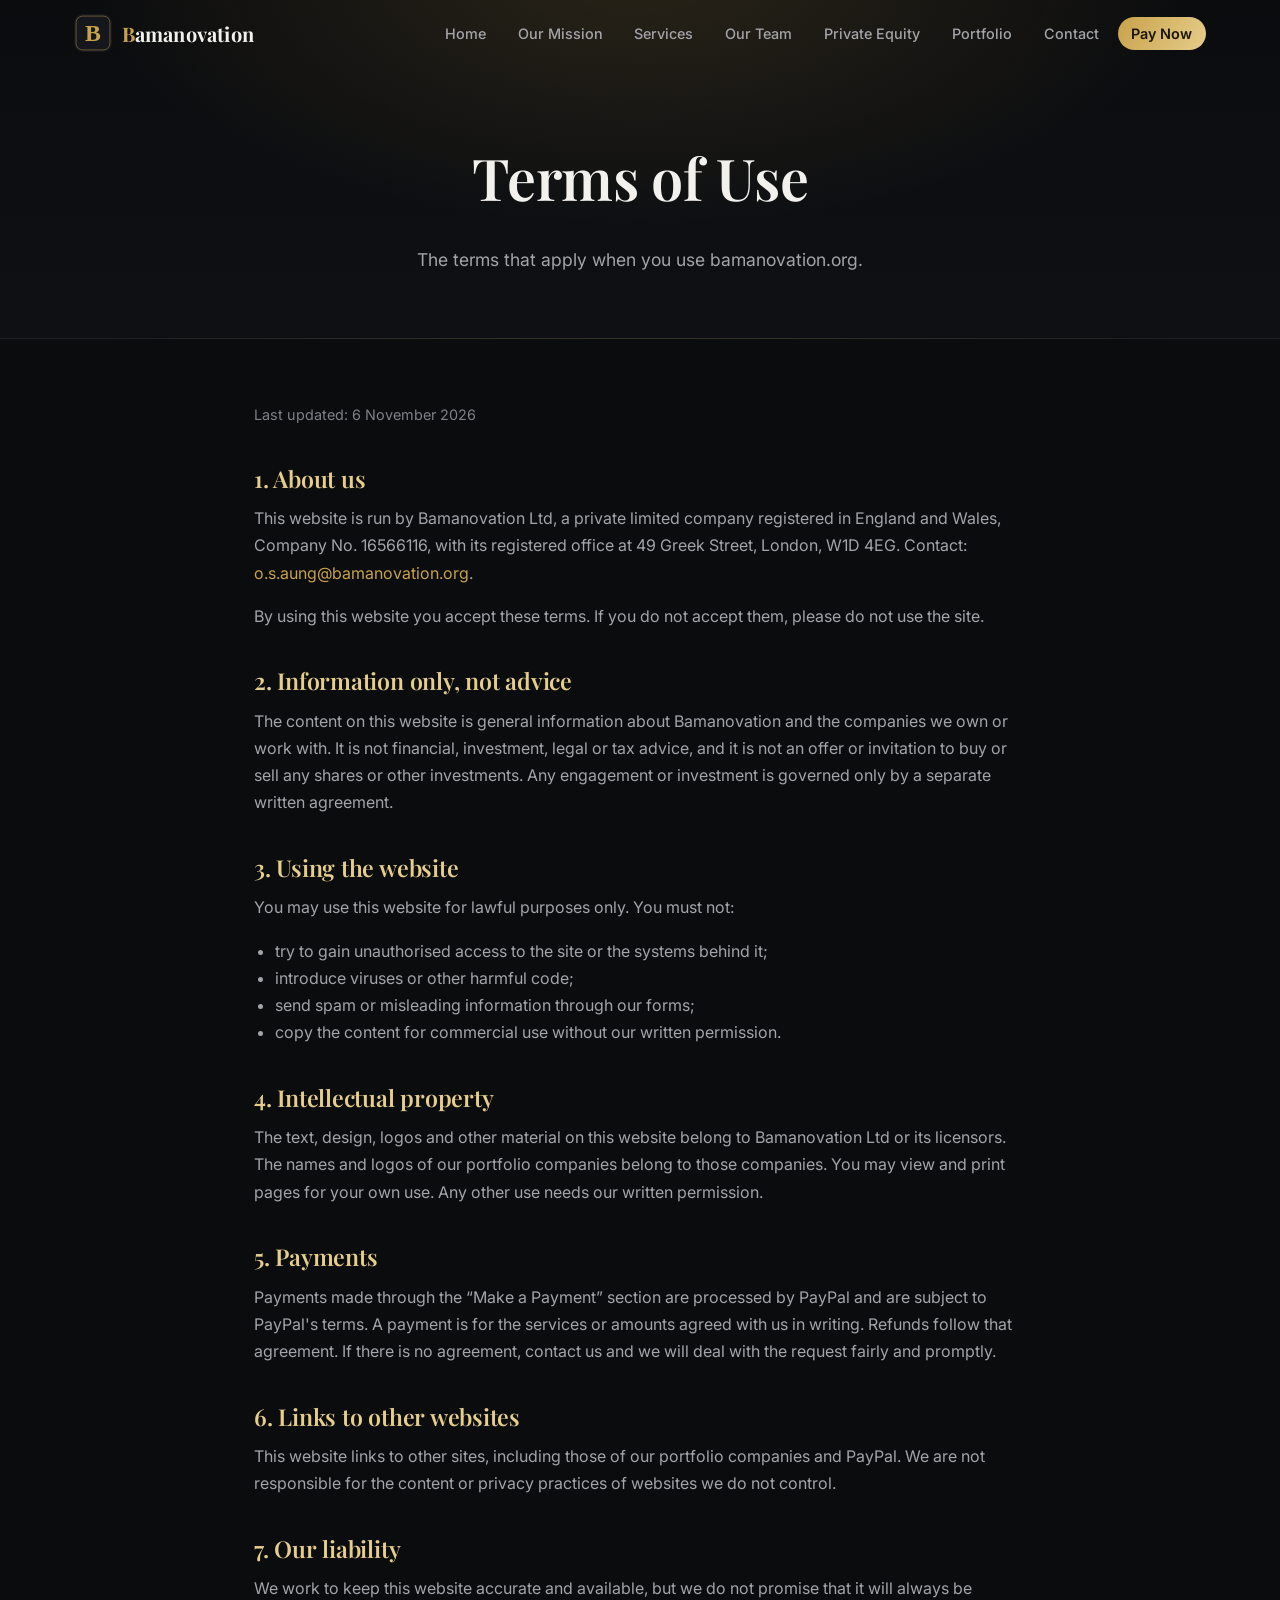
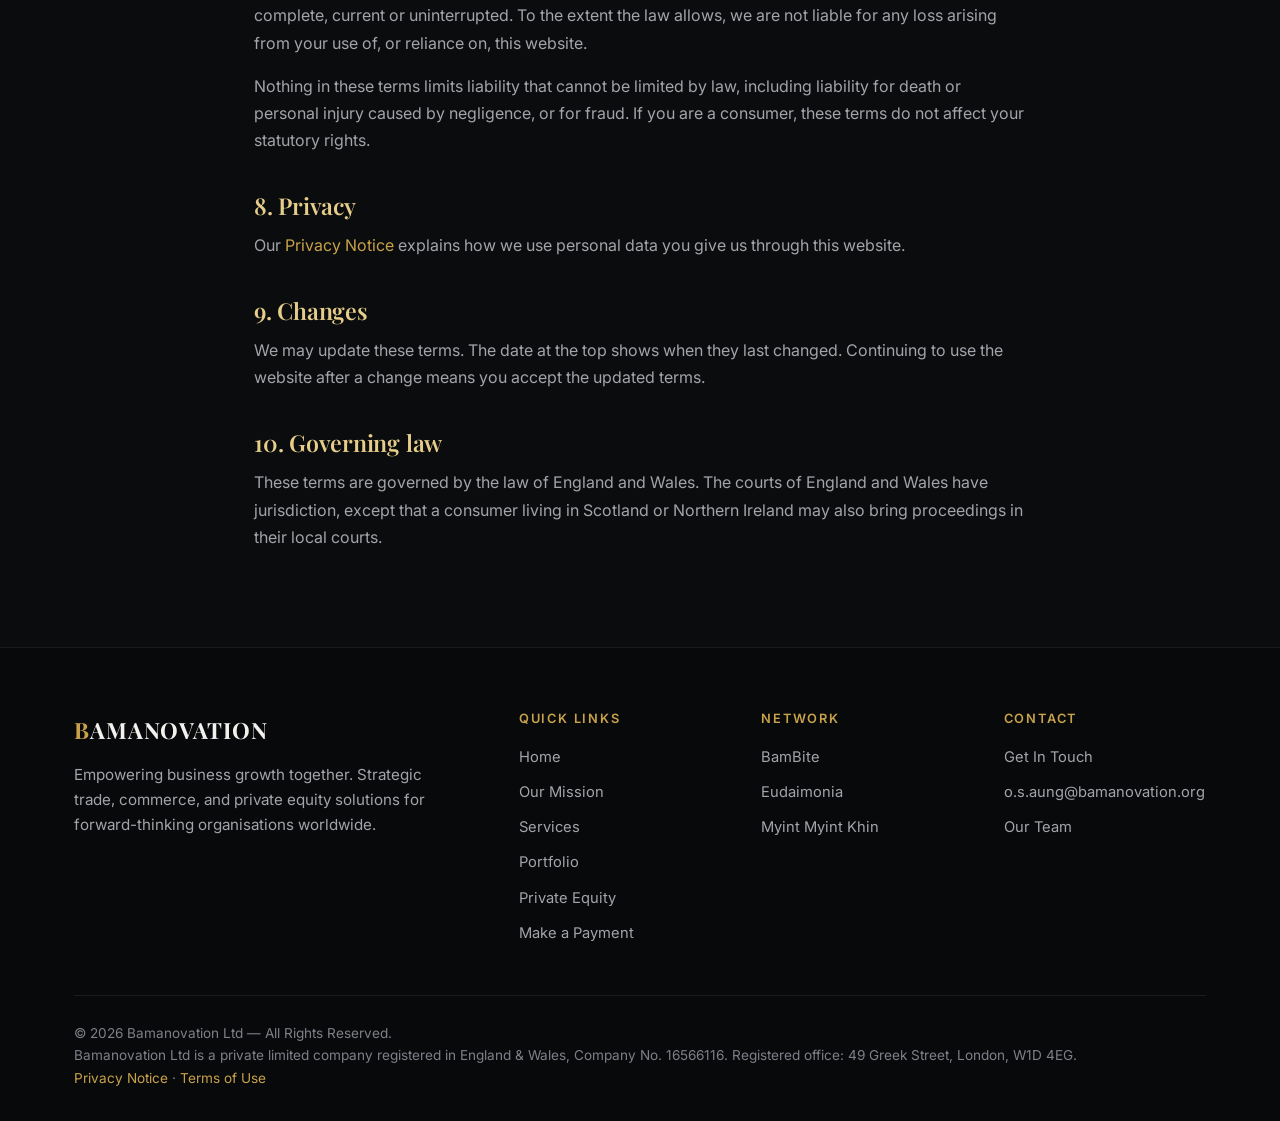
<file: terms.html>
<!DOCTYPE html>
<html lang="en">
<head>
  <meta charset="UTF-8">
  <meta name="viewport" content="width=device-width, initial-scale=1.0">
  <title>Terms of Use — Bamanovation</title>
  <meta name="description" content="The terms that apply when you use the Bamanovation Ltd website.">
  <meta property="og:title" content="Terms of Use — Bamanovation">
  <meta property="og:description" content="The terms that apply when you use the Bamanovation Ltd website.">
  <meta property="og:type" content="website">
  <meta property="og:url" content="https://bamanovation.org/terms">
  <meta property="og:site_name" content="Bamanovation">
  <meta property="og:image" content="https://bamanovation.org/og-image.png">
  <meta property="og:image:width" content="1200">
  <meta property="og:image:height" content="630">
  <meta name="twitter:card" content="summary_large_image">
  <meta name="twitter:image" content="https://bamanovation.org/og-image.png">
  <link rel="canonical" href="https://bamanovation.org/terms">
  <link rel="icon" type="image/svg+xml" href="/favicon.svg">
  <link rel="preconnect" href="https://fonts.googleapis.com">
  <link rel="preconnect" href="https://fonts.gstatic.com" crossorigin>
  <link href="https://fonts.googleapis.com/css2?family=Inter:wght@400;500;600;700&family=Playfair+Display:wght@500;600;700&display=swap" rel="stylesheet">
  <link rel="stylesheet" href="/style.css">
</head>
<body>

  <nav class="navbar" id="navbar">
    <div class="nav-container">
      <a class="nav-logo" href="/">
        <svg class="logo-mark" viewBox="0 0 64 64" aria-hidden="true"><rect width="64" height="64" rx="14" fill="#15171c"/><rect x="3.5" y="3.5" width="57" height="57" rx="11" fill="none" stroke="#c8a24b" stroke-width="1.4" opacity="0.55"/><text x="32" y="45.5" text-anchor="middle" font-family="Georgia, serif" font-size="40" font-weight="700" fill="#c8a24b">B</text></svg>
        <span class="logo-word"><b>B</b>amanovation</span>
      </a>
      <button class="nav-toggle" id="navToggle" aria-label="Toggle navigation" aria-controls="navLinks" aria-expanded="false"><span></span><span></span><span></span></button>
      <ul class="nav-links" id="navLinks">
        <li><a href="/">Home</a></li>
        <li><a href="/#mission">Our Mission</a></li>
        <li><a href="/#services">Services</a></li>
        <li><a href="/#team">Our Team</a></li>
        <li><a href="/private-equity">Private Equity</a></li>
        <li><a href="/portfolio">Portfolio</a></li>
        <li><a href="/#contact">Contact</a></li>
        <li><a href="/#payment">Pay Now</a></li>
      </ul>
    </div>
  </nav>

  <section class="page-hero">
    <h1>Terms of Use</h1>
    <p>The terms that apply when you use bamanovation.org.</p>
  </section>

  <section class="legal-page">
    <div class="container legal-container">
      <p class="legal-updated">Last updated: 6 November 2026</p>

      <h2>1. About us</h2>
      <p>This website is run by Bamanovation Ltd, a private limited company registered in England and Wales, Company No. 16566116, with its registered office at 49 Greek Street, London, W1D 4EG. Contact: <a href="mailto:o.s.aung@bamanovation.org">o.s.aung@bamanovation.org</a>.</p>
      <p>By using this website you accept these terms. If you do not accept them, please do not use the site.</p>

      <h2>2. Information only, not advice</h2>
      <p>The content on this website is general information about Bamanovation and the companies we own or work with. It is not financial, investment, legal or tax advice, and it is not an offer or invitation to buy or sell any shares or other investments. Any engagement or investment is governed only by a separate written agreement.</p>

      <h2>3. Using the website</h2>
      <p>You may use this website for lawful purposes only. You must not:</p>
      <ul>
        <li>try to gain unauthorised access to the site or the systems behind it;</li>
        <li>introduce viruses or other harmful code;</li>
        <li>send spam or misleading information through our forms;</li>
        <li>copy the content for commercial use without our written permission.</li>
      </ul>

      <h2>4. Intellectual property</h2>
      <p>The text, design, logos and other material on this website belong to Bamanovation Ltd or its licensors. The names and logos of our portfolio companies belong to those companies. You may view and print pages for your own use. Any other use needs our written permission.</p>

      <h2>5. Payments</h2>
      <p>Payments made through the “Make a Payment” section are processed by PayPal and are subject to PayPal's terms. A payment is for the services or amounts agreed with us in writing. Refunds follow that agreement. If there is no agreement, contact us and we will deal with the request fairly and promptly.</p>

      <h2>6. Links to other websites</h2>
      <p>This website links to other sites, including those of our portfolio companies and PayPal. We are not responsible for the content or privacy practices of websites we do not control.</p>

      <h2>7. Our liability</h2>
      <p>We work to keep this website accurate and available, but we do not promise that it will always be complete, current or uninterrupted. To the extent the law allows, we are not liable for any loss arising from your use of, or reliance on, this website.</p>
      <p>Nothing in these terms limits liability that cannot be limited by law, including liability for death or personal injury caused by negligence, or for fraud. If you are a consumer, these terms do not affect your statutory rights.</p>

      <h2>8. Privacy</h2>
      <p>Our <a href="/privacy">Privacy Notice</a> explains how we use personal data you give us through this website.</p>

      <h2>9. Changes</h2>
      <p>We may update these terms. The date at the top shows when they last changed. Continuing to use the website after a change means you accept the updated terms.</p>

      <h2>10. Governing law</h2>
      <p>These terms are governed by the law of England and Wales. The courts of England and Wales have jurisdiction, except that a consumer living in Scotland or Northern Ireland may also bring proceedings in their local courts.</p>
    </div>
  </section>

  <footer class="footer">
    <div class="container">
      <div class="footer-inner">
        <div class="footer-brand">
          <div class="footer-logo"><span class="gold">B</span>AMANOVATION</div>
          <p>Empowering business growth together. Strategic trade, commerce, and private equity solutions for forward-thinking organisations worldwide.</p>
        </div>
        <div class="footer-col">
          <h4>Quick Links</h4>
          <ul>
            <li><a href="/">Home</a></li>
            <li><a href="/#mission">Our Mission</a></li>
            <li><a href="/#services">Services</a></li>
            <li><a href="/portfolio">Portfolio</a></li>
            <li><a href="/private-equity">Private Equity</a></li>
            <li><a href="/#payment">Make a Payment</a></li>
          </ul>
        </div>
        <div class="footer-col">
          <h4>Network</h4>
          <ul>
            <li><a href="https://bambite.co/" target="_blank" rel="noopener">BamBite</a></li>
            <li><a href="https://eudaimonialogistics.company/" target="_blank" rel="noopener">Eudaimonia</a></li>
            <li><a href="https://myintmyintkhin.com/" target="_blank" rel="noopener">Myint Myint Khin</a></li>
          </ul>
        </div>
        <div class="footer-col">
          <h4>Contact</h4>
          <ul>
            <li><a href="/#contact">Get In Touch</a></li>
            <li><a href="mailto:o.s.aung@bamanovation.org">o.s.aung@bamanovation.org</a></li>
            <li><a href="/#team">Our Team</a></li>
          </ul>
        </div>
      </div>
      <div class="footer-bottom">
        <div>
          <p>© 2026 Bamanovation Ltd — All Rights Reserved.</p>
          <p class="footer-legal">Bamanovation Ltd is a private limited company registered in England &amp; Wales, Company No. 16566116. Registered office: 49 Greek Street, London, W1D 4EG.</p>
          <p class="footer-legal"><a href="/privacy">Privacy Notice</a> · <a href="/terms">Terms of Use</a></p>
        </div>
      </div>
    </div>
  </footer>

  <script>
    const toggle=document.getElementById('navToggle'),links=document.getElementById('navLinks');
    const setNav=o=>{toggle.classList.toggle('open',o);links.classList.toggle('open',o);toggle.setAttribute('aria-expanded',o)};
    toggle.addEventListener('click',()=>setNav(!links.classList.contains('open')));
    links.querySelectorAll('a').forEach(a=>a.addEventListener('click',()=>setNav(false)));
    const navbar=document.getElementById('navbar');
    window.addEventListener('scroll',()=>navbar.classList.toggle('scrolled',window.scrollY>40));
  </script>
</body>
</html>
</file>
<file: style.css>
/* ===========================================================
   Bamanovation — Redesign Stylesheet
   Dark + gold premium consulting theme
   =========================================================== */

:root{
  --bg:#0b0c0e;
  --bg-2:#0f1115;
  --surface:#15171c;
  --surface-2:#1b1e25;
  --line:rgba(255,255,255,.08);
  --line-strong:rgba(255,255,255,.14);
  --gold:#c8a24b;
  --gold-2:#e6cd8a;
  --green:#1f5d3a;
  --ink:#f2f1ee;
  --muted:#a3a4aa;
  --muted-2:#7e8088;
  --radius:16px;
  --radius-sm:10px;
  --max:1180px;
  --shadow:0 24px 60px rgba(0,0,0,.45);
  --ease:cubic-bezier(.4,.14,.3,1);
}

*,*::before,*::after{box-sizing:border-box}
html{scroll-behavior:smooth;-webkit-text-size-adjust:100%}
body{
  margin:0;
  background:var(--bg);
  color:var(--ink);
  font-family:'Inter',ui-sans-serif,system-ui,-apple-system,"Segoe UI",Roboto,Arial,sans-serif;
  line-height:1.65;
  -webkit-font-smoothing:antialiased;
  overflow-x:hidden;
}
img{max-width:100%;display:block}
a{color:inherit;text-decoration:none;transition:color .2s var(--ease)}
h1,h2,h3,h4{font-family:'Playfair Display',Georgia,serif;font-weight:600;line-height:1.15;margin:0 0 .6em;letter-spacing:-.01em}
p{margin:0 0 1rem}
section{position:relative}

.container{max-width:var(--max);margin:0 auto;padding:0 1.5rem;width:100%}

/* ---------- accents / shared bits ---------- */
.section-accent{width:54px;height:3px;border-radius:3px;background:linear-gradient(90deg,var(--gold),var(--gold-2));}
.section-sub{color:var(--muted);max-width:620px;margin:.2rem 0 0;font-size:1.05rem}
.eyebrow{display:inline-block;text-transform:uppercase;letter-spacing:.28em;font-size:.72rem;font-weight:600;color:var(--gold);margin-bottom:.9rem}

/* ---------- buttons ---------- */
.btn-primary,.btn-outline,.btn-dark{
  display:inline-block;font-weight:600;font-size:.92rem;letter-spacing:.02em;
  padding:.85rem 1.7rem;border-radius:999px;cursor:pointer;border:1px solid transparent;
  transition:transform .25s var(--ease),box-shadow .25s var(--ease),background .25s var(--ease),color .25s var(--ease);
  text-align:center;
}
.btn-primary{background:linear-gradient(120deg,var(--gold),var(--gold-2));color:#1a1402;box-shadow:0 10px 26px rgba(200,162,75,.28)}
.btn-primary:hover{transform:translateY(-2px);box-shadow:0 16px 34px rgba(200,162,75,.4)}
.btn-outline{background:transparent;border-color:var(--line-strong);color:var(--ink)}
.btn-outline:hover{border-color:var(--gold);color:var(--gold);transform:translateY(-2px)}
.btn-dark{background:#0c0d10;color:var(--ink);border-color:var(--line-strong)}
.btn-dark:hover{border-color:var(--gold);color:var(--gold);transform:translateY(-2px)}
.btn-group{display:flex;gap:1rem;flex-wrap:wrap;margin-top:1.6rem}

/* ---------- navbar ---------- */
.navbar{position:fixed;top:0;left:0;right:0;z-index:1000;transition:background .3s var(--ease),border-color .3s var(--ease),backdrop-filter .3s}
.navbar::after{content:"";position:absolute;inset:0;border-bottom:1px solid transparent;pointer-events:none}
.navbar.scrolled{background:rgba(10,11,13,.82);backdrop-filter:blur(14px);border-bottom:1px solid var(--line)}
.nav-container{max-width:var(--max);margin:0 auto;padding:.9rem 1.5rem;display:flex;align-items:center;justify-content:space-between;gap:1rem}
.nav-logo{display:flex;align-items:center;gap:.6rem;font-family:'Playfair Display',serif;font-weight:700;font-size:1.25rem;color:var(--ink);letter-spacing:.01em}
.nav-logo .logo-mark{width:38px;height:38px;flex:0 0 38px}
.nav-logo .logo-word b{color:var(--gold)}
.nav-links{display:flex;align-items:center;gap:.3rem;list-style:none;margin:0;padding:0}
.nav-links a{padding:.5rem .85rem;border-radius:999px;font-size:.9rem;font-weight:500;color:var(--muted)}
.nav-links a:hover{color:var(--ink)}
.nav-links a.active{color:var(--ink)}
.nav-links a.active::after,.nav-links a:hover::after{}
.nav-links li:last-child a{background:linear-gradient(120deg,var(--gold),var(--gold-2));color:#1a1402;font-weight:600}
.nav-links li:last-child a:hover{transform:translateY(-1px)}
.nav-toggle{display:none;flex-direction:column;gap:5px;background:none;border:0;cursor:pointer;padding:6px}
.nav-toggle span{width:24px;height:2px;background:var(--ink);border-radius:2px;transition:.3s var(--ease)}
.nav-toggle.open span:nth-child(1){transform:translateY(7px) rotate(45deg)}
.nav-toggle.open span:nth-child(2){opacity:0}
.nav-toggle.open span:nth-child(3){transform:translateY(-7px) rotate(-45deg)}

/* ---------- hero ---------- */
.hero{min-height:100vh;display:flex;align-items:center;padding:7rem 0 4rem;
  background:
    radial-gradient(1100px 520px at 78% -8%,rgba(200,162,75,.16),transparent 60%),
    radial-gradient(800px 500px at 8% 110%,rgba(31,93,58,.18),transparent 60%),
    linear-gradient(180deg,#0b0c0e,#0e1014);
  overflow:hidden;
}
.hero::before{content:"";position:absolute;inset:0;background-image:linear-gradient(var(--line) 1px,transparent 1px),linear-gradient(90deg,var(--line) 1px,transparent 1px);background-size:64px 64px;mask:radial-gradient(700px 500px at 70% 20%,#000,transparent 75%);opacity:.5}
.hero-content{position:relative;max-width:var(--max);margin:0 auto;padding:0 1.5rem;width:100%}
.hero-content h1{font-size:clamp(2.6rem,6vw,4.6rem);max-width:18ch;margin-bottom:1.2rem}
.hero-content h1 .hl{background:linear-gradient(120deg,var(--gold),var(--gold-2));-webkit-background-clip:text;background-clip:text;color:transparent}
.hero-content>p{font-size:clamp(1.05rem,2.2vw,1.3rem);color:var(--muted);max-width:60ch;margin-bottom:0}
.hero-btns{display:flex;gap:1rem;flex-wrap:wrap;margin-top:2.2rem}

/* ---------- marquee ---------- */
.marquee-banner{background:linear-gradient(90deg,#12141a,#0e1014);border-top:1px solid var(--line);border-bottom:1px solid var(--line);overflow:hidden;padding:.85rem 0}
.marquee-track{display:inline-block;white-space:nowrap;animation:marquee 32s linear infinite;color:var(--muted);font-size:.92rem;letter-spacing:.04em}
.marquee-track span{padding-left:1rem}
@keyframes marquee{from{transform:translateX(0)}to{transform:translateX(-50%)}}

/* ---------- stats bar ---------- */
.stats-bar{padding:3.2rem 0;background:var(--bg-2)}
.stats-bar-inner{max-width:var(--max);margin:0 auto;padding:0 1.5rem;display:flex;align-items:center;justify-content:space-between;gap:1rem;flex-wrap:wrap}
.stat-pill{flex:1;min-width:160px;text-align:center}
.stat-pill-num{font-family:'Playfair Display',serif;font-size:clamp(2rem,4vw,2.8rem);font-weight:700;color:var(--gold);line-height:1}
.stat-pill-label{display:block;margin-top:.5rem;color:var(--muted);font-size:.9rem;letter-spacing:.02em}
.stat-divider{width:1px;align-self:stretch;background:var(--line);min-height:54px}

/* ---------- generic section padding ---------- */
.mission,.services,.team,.portfolio-preview,.testimonials,.contact,.payment-section,
.pe-overview,.pe-stats,.pe-focus,.pe-process,.pe-cta,.portfolio-full,.subscribe{padding:6rem 0}
.services,.portfolio-preview,.payment-section,.pe-focus{background:var(--bg-2)}
.team{background:#0c0d10}

/* ---------- mission ---------- */
.mission-grid{display:grid;grid-template-columns:1fr 1fr;gap:3.5rem;align-items:center}
.mission-image{position:relative;border-radius:var(--radius);overflow:hidden;border:1px solid var(--line)}
.mission-image::after{content:"";position:absolute;inset:0;background:linear-gradient(160deg,transparent,rgba(11,12,14,.5))}
.mission-image img{width:100%;height:100%;object-fit:cover;aspect-ratio:4/3;transition:transform .8s var(--ease)}
.mission-image:hover img{transform:scale(1.05)}
.mission-text h2{font-size:clamp(1.9rem,3.4vw,2.6rem);margin-top:.6rem}
.mission-text p{color:var(--muted);font-size:1.05rem}

/* ---------- services ---------- */
.services{text-align:center}
.services .section-sub{margin-left:auto;margin-right:auto}
.services-grid{display:grid;grid-template-columns:repeat(4,1fr);gap:1.4rem;margin-top:3rem;text-align:left}
.service-card{background:var(--surface);border:1px solid var(--line);border-radius:var(--radius);padding:2rem 1.7rem;transition:transform .3s var(--ease),border-color .3s var(--ease),background .3s var(--ease)}
.service-card:hover{transform:translateY(-6px);border-color:rgba(200,162,75,.45);background:var(--surface-2)}
.service-icon{font-size:2rem;width:58px;height:58px;display:flex;align-items:center;justify-content:center;border-radius:14px;background:rgba(200,162,75,.1);border:1px solid rgba(200,162,75,.22);margin-bottom:1.2rem}
.service-card h3{font-size:1.2rem;margin-bottom:.5rem}
.service-card p{color:var(--muted);font-size:.96rem;margin:0}

/* ---------- team ---------- */
.team{text-align:center}
.team-grid{display:grid;grid-template-columns:repeat(auto-fit,minmax(210px,1fr));gap:1.4rem;margin-top:3rem;max-width:1000px;margin-left:auto;margin-right:auto}
.team-card{background:var(--surface);border:1px solid var(--line);border-radius:var(--radius);padding:2.2rem 1.4rem;transition:transform .3s var(--ease),border-color .3s var(--ease)}
.team-card:hover{transform:translateY(-6px);border-color:rgba(200,162,75,.45)}
.team-avatar{width:104px;height:104px;border-radius:50%;margin:0 auto 1.2rem;display:flex;align-items:center;justify-content:center;
  font-family:'Playfair Display',serif;font-size:2.1rem;font-weight:700;color:var(--gold);
  background:radial-gradient(circle at 30% 25%,#23262d,#15171c);border:1px solid rgba(200,162,75,.35)}
.team-card h3{font-size:1.18rem;margin-bottom:.25rem}
.team-role{color:var(--gold);font-size:.85rem;font-weight:600;letter-spacing:.04em;text-transform:uppercase;margin-bottom:.7rem}
.team-bio{color:var(--muted);font-size:.92rem;margin:0}

/* ---------- portfolio preview ---------- */
.portfolio-preview{text-align:center}
.portfolio-grid{display:grid;grid-template-columns:repeat(auto-fit,minmax(240px,1fr));justify-content:center;gap:1.2rem;margin-top:3rem}
.portfolio-card{background:var(--surface);border:1px solid var(--line);border-radius:var(--radius);overflow:hidden;text-align:left;transition:transform .3s var(--ease),border-color .3s var(--ease)}
.portfolio-card:hover{transform:translateY(-6px);border-color:rgba(200,162,75,.45)}
.portfolio-logo-wrap{height:150px;display:flex;align-items:center;justify-content:center;background:#fff}
.portfolio-logo{max-height:106px;max-width:82%;width:auto}
.portfolio-logo-fallback{font-family:'Playfair Display',serif;font-weight:700;font-size:1.6rem;color:#1b3a2d}
.portfolio-card-body{padding:1.6rem}
.portfolio-tag{display:inline-block;font-size:.72rem;font-weight:600;letter-spacing:.08em;text-transform:uppercase;color:var(--gold);background:rgba(200,162,75,.12);border:1px solid rgba(200,162,75,.25);padding:.3rem .7rem;border-radius:999px;margin-bottom:.9rem}
.portfolio-card-body h3{font-size:1.3rem;margin-bottom:.5rem}
.portfolio-card-body p{color:var(--muted);font-size:.95rem}
.portfolio-btn{margin-top:.6rem;padding:.6rem 1.2rem;font-size:.85rem}

/* ---------- testimonials ---------- */
.testimonials{text-align:center}
.testimonial-label{text-transform:uppercase;letter-spacing:.28em;font-size:.72rem;font-weight:600;color:var(--gold);margin-bottom:.6rem}
.testimonials h2{font-size:clamp(1.8rem,3.4vw,2.5rem)}
.testimonials-grid{display:grid;grid-template-columns:repeat(3,1fr);gap:1.4rem;margin-top:3rem;text-align:left}
.testimonial-card{background:var(--surface);border:1px solid var(--line);border-radius:var(--radius);padding:2rem;position:relative}
.testimonial-card::before{content:"\201C";position:absolute;top:.4rem;left:1.2rem;font-family:'Playfair Display',serif;font-size:4rem;color:rgba(200,162,75,.25);line-height:1}
.testimonial-text{color:var(--ink);font-size:1rem;font-style:italic;position:relative;z-index:1;margin-bottom:1.2rem}
.testimonial-author{color:var(--gold);font-weight:600;font-size:.9rem;margin:0}

/* ---------- contact ---------- */
.contact-grid{display:grid;grid-template-columns:1fr 1fr;gap:3.5rem;align-items:start}
.contact-info h2{font-size:clamp(1.9rem,3.4vw,2.6rem);margin-top:.6rem}
.contact-info p{color:var(--muted)}
.contact-details{margin-top:1.6rem;color:var(--muted)}
.contact-details p{margin:.35rem 0}
.contact-details strong{color:var(--ink)}
.contact-form{background:var(--surface);border:1px solid var(--line);border-radius:var(--radius);padding:2rem}
.contact-form h3{font-size:1.3rem}
.contact-form input,.contact-form textarea,.payment-input,.subscribe-form input{
  width:100%;background:var(--bg);border:1px solid var(--line-strong);border-radius:var(--radius-sm);
  color:var(--ink);padding:.85rem 1rem;font:inherit;font-size:.95rem;margin-bottom:1rem;transition:border-color .2s}
.contact-form input:focus,.contact-form textarea:focus,.payment-input:focus,.subscribe-form input:focus{outline:none;border-color:var(--gold)}
.contact-form textarea{resize:vertical}
.contact-form button{width:100%;border:0;font:inherit;font-weight:600;padding:.9rem;border-radius:999px;cursor:pointer;background:linear-gradient(120deg,var(--gold),var(--gold-2));color:#1a1402;transition:transform .2s}
.contact-form button:hover{transform:translateY(-2px)}

/* ---------- payment ---------- */
.payment-section{text-align:center}
.payment-box{max-width:560px;margin:2.5rem auto 0;background:var(--surface);border:1px solid var(--line);border-radius:var(--radius);padding:2.4rem 2rem}
.payment-icon{font-size:2.4rem;margin-bottom:.6rem}
.payment-note{color:var(--muted);font-size:.98rem}
.payment-next{color:var(--gold);font-size:.9rem;margin-bottom:1.4rem}
.payment-fields{text-align:left;margin-bottom:.4rem}
.payment-error{color:#ff7a7a;font-size:.85rem;margin:.2rem 0 0}
.paypal-btn{display:inline-flex;align-items:center;justify-content:center;border:0;cursor:pointer;font:inherit;font-weight:600;
  background:#0070ba;color:#fff;padding:.9rem 1.8rem;border-radius:999px;margin-top:.4rem;transition:transform .2s,background .2s}
.paypal-btn:hover{transform:translateY(-2px);background:#0086d6}
.payment-secure{color:var(--muted-2);font-size:.8rem;margin:1.1rem 0 0}

/* ---------- subscribe ---------- */
.subscribe{text-align:center;background:linear-gradient(120deg,#101319,#0c0d10);border-top:1px solid var(--line)}
.subscribe h3{font-size:clamp(1.6rem,3vw,2.2rem)}
.subscribe p{color:var(--muted);max-width:520px;margin:0 auto 1.6rem}
.subscribe-form{display:flex;gap:.7rem;max-width:480px;margin:0 auto;flex-wrap:wrap;justify-content:center}
.subscribe-form input{flex:1;min-width:220px;margin:0}
.subscribe-form button{border:0;font:inherit;font-weight:600;padding:.85rem 1.7rem;border-radius:999px;cursor:pointer;background:linear-gradient(120deg,var(--gold),var(--gold-2));color:#1a1402;transition:transform .2s}
.subscribe-form button:hover{transform:translateY(-2px)}

/* ---------- footer ---------- */
.footer{background:#08090b;border-top:1px solid var(--line);padding:4rem 0 2rem}
.footer-inner{display:grid;grid-template-columns:2fr 1fr 1fr 1fr;gap:2.5rem}
.footer-logo{font-family:'Playfair Display',serif;font-weight:700;font-size:1.4rem;letter-spacing:.04em;margin-bottom:.8rem;color:var(--ink)}
.footer-logo b,.footer-logo .gold{color:var(--gold)}
.footer-brand p{color:var(--muted);font-size:.95rem;max-width:36ch}
.footer-col h4{font-family:'Inter',sans-serif;font-size:.8rem;letter-spacing:.14em;text-transform:uppercase;color:var(--gold);margin-bottom:1rem}
.footer-col ul{list-style:none;margin:0;padding:0}
.footer-col li{margin-bottom:.55rem}
.footer-col a{color:var(--muted);font-size:.92rem}
.footer-col a:hover{color:var(--gold)}
.footer-bottom{display:flex;align-items:center;justify-content:space-between;gap:1rem;flex-wrap:wrap;border-top:1px solid var(--line);margin-top:2.6rem;padding-top:1.6rem}
.footer-bottom p{color:var(--muted-2);font-size:.85rem;margin:0}
.footer-legal{color:var(--muted-2);font-size:.8rem;margin:.3rem 0 0}
.footer-social{display:flex;gap:1.2rem}
.footer-social a{color:var(--muted);font-size:.85rem}
.footer-social a:hover{color:var(--gold)}
.footer .container>p{color:var(--muted-2);font-size:.85rem;text-align:center;margin:0}

/* ---------- back to top ---------- */
#back-to-top{position:fixed;right:1.4rem;bottom:1.4rem;width:46px;height:46px;border-radius:50%;border:1px solid var(--line-strong);
  background:rgba(20,22,27,.9);color:var(--gold);font-size:1.1rem;cursor:pointer;opacity:0;pointer-events:none;transform:translateY(10px);
  transition:opacity .3s,transform .3s;z-index:900;backdrop-filter:blur(8px)}
#back-to-top.visible{opacity:1;pointer-events:auto;transform:translateY(0)}
#back-to-top:hover{border-color:var(--gold)}

/* ---------- inner page hero ---------- */
.page-hero{padding:9rem 0 4rem;text-align:center;
  background:radial-gradient(900px 420px at 50% -10%,rgba(200,162,75,.16),transparent 62%),linear-gradient(180deg,#0b0c0e,#0e1014);
  border-bottom:1px solid var(--line)}
.page-hero h1{font-size:clamp(2.4rem,5vw,3.6rem)}
.page-hero p{color:var(--muted);max-width:60ch;margin:0 auto;font-size:1.1rem}

/* ---------- private equity ---------- */
.pe-overview .container{max-width:880px;text-align:center}
.pe-overview h2{font-size:clamp(1.9rem,3.4vw,2.6rem)}
.pe-overview p{color:var(--muted);font-size:1.05rem}
.pe-stats{text-align:center}
.pe-stats h2{font-size:clamp(1.8rem,3.2vw,2.4rem);margin-bottom:2.5rem}
.stats-grid{display:grid;grid-template-columns:repeat(4,1fr);gap:1.4rem}
.stat-item{background:var(--surface);border:1px solid var(--line);border-radius:var(--radius);padding:2rem 1rem}
.stat-number{font-family:'Playfair Display',serif;font-size:clamp(1.8rem,3.4vw,2.6rem);font-weight:700;color:var(--gold);line-height:1;display:flex;align-items:center;justify-content:center;min-height:clamp(1.8rem,3.4vw,2.6rem)}
.stat-label{color:var(--muted);font-size:.9rem;margin-top:.4rem}
.pe-focus{text-align:center}
.pe-focus h2{font-size:clamp(1.8rem,3.2vw,2.4rem);margin-bottom:2.5rem}
.focus-grid{display:grid;grid-template-columns:repeat(3,1fr);gap:1.4rem;text-align:left}
.focus-card{background:var(--surface);border:1px solid var(--line);border-radius:var(--radius);padding:2rem;border-top:3px solid var(--gold);transition:transform .3s var(--ease)}
.focus-card:hover{transform:translateY(-6px)}
.focus-card h3{font-size:1.2rem}
.focus-card p{color:var(--muted);font-size:.95rem;margin:0}
.pe-process{text-align:center}
.pe-process h2{font-size:clamp(1.8rem,3.2vw,2.4rem);margin-bottom:2.5rem}
.process-steps{display:grid;gap:1.2rem;max-width:820px;margin:0 auto;text-align:left}
.process-step{display:grid;grid-template-columns:auto 1fr;gap:1.4rem;align-items:start;background:var(--surface);border:1px solid var(--line);border-radius:var(--radius);padding:1.6rem 1.8rem}
.step-number{width:46px;height:46px;border-radius:50%;display:flex;align-items:center;justify-content:center;font-family:'Playfair Display',serif;font-weight:700;color:#1a1402;background:linear-gradient(120deg,var(--gold),var(--gold-2))}
.process-step h3{font-size:1.15rem;margin-bottom:.3rem}
.process-step p{color:var(--muted);font-size:.95rem;margin:0}
.pe-cta{text-align:center;background:linear-gradient(120deg,rgba(200,162,75,.1),rgba(31,93,58,.12)),var(--bg-2)}
.pe-cta h2{font-size:clamp(1.9rem,3.4vw,2.6rem)}
.pe-cta p{color:var(--muted);max-width:60ch;margin:0 auto 1.8rem}

/* ---------- portfolio full page ---------- */
.portfolio-full{padding-top:4rem}
.portfolio-company-card{background:var(--surface);border:1px solid var(--line);border-radius:var(--radius);overflow:hidden;margin-bottom:1.4rem}
.portfolio-company-header{display:flex;align-items:center;gap:1.4rem;padding:1.4rem 1.8rem;cursor:pointer;flex-wrap:wrap}
.portfolio-company-logo-wrap{width:88px;height:88px;border-radius:12px;display:flex;align-items:center;justify-content:center;overflow:hidden;flex:0 0 88px;background:#fff}
.portfolio-company-logo{max-width:78px;max-height:78px}
.portfolio-company-logo-text{font-family:'Playfair Display',serif;font-weight:700;font-size:1.05rem;text-align:center}
.portfolio-company-meta{flex:1;min-width:200px}
.portfolio-company-meta h2{font-size:1.5rem;margin:.3rem 0}
.portfolio-url{font-size:.9rem;font-weight:600}
.accordion-arrow{font-size:1.6rem;transition:transform .3s var(--ease);margin-left:auto;color:var(--gold)}
.accordion-arrow.rotated{transform:rotate(180deg)}
.accordion-body{max-height:0;overflow:hidden;transition:max-height .45s var(--ease)}
.accordion-body.open{max-height:1400px}
.portfolio-company-body{display:grid;grid-template-columns:1.4fr 1fr;gap:2.4rem;padding:0 1.8rem 1.8rem}
.portfolio-company-desc h3,.portfolio-company-highlights h3{font-size:1.15rem;color:var(--gold);margin-bottom:.7rem}
.portfolio-company-desc p{color:var(--muted)}
.portfolio-highlights-list{list-style:none;margin:0;padding:0}
.portfolio-highlights-list li{color:var(--muted);padding-left:1.5rem;position:relative;margin-bottom:.5rem;font-size:.95rem}
.portfolio-highlights-list li::before{content:"\2713";position:absolute;left:0;color:var(--gold);font-weight:700}
.portfolio-company-images{display:grid;grid-template-columns:repeat(3,1fr);gap:.8rem;padding:0 1.8rem 1.8rem}
.portfolio-img{border-radius:10px;height:130px;width:100%;object-fit:cover;border:1px solid var(--line)}
.portfolio-more{margin-top:2.5rem}
.portfolio-more-inner{background:linear-gradient(120deg,rgba(200,162,75,.1),rgba(31,93,58,.12)),var(--surface);
  border:1px solid var(--line);border-radius:var(--radius);padding:3rem 2rem;text-align:center}
.portfolio-more-inner h3{font-size:1.6rem}
.portfolio-more-inner p{color:var(--muted);max-width:50ch;margin:0 auto 1.6rem}

/* ---------- reveal on scroll ---------- */
.reveal{opacity:0;transform:translateY(26px);transition:opacity .7s var(--ease),transform .7s var(--ease)}
.reveal.in{opacity:1;transform:none}

/* ---------- responsive ---------- */
@media(max-width:980px){
  .services-grid{grid-template-columns:repeat(2,1fr)}
  .testimonials-grid{grid-template-columns:1fr;max-width:560px;margin-left:auto;margin-right:auto}
  .stats-grid{grid-template-columns:repeat(2,1fr)}
  .focus-grid{grid-template-columns:repeat(2,1fr)}
  .mission-grid,.contact-grid{grid-template-columns:1fr;gap:2.4rem}
  .footer-inner{grid-template-columns:1fr 1fr}
  .portfolio-company-body{grid-template-columns:1fr;gap:1.4rem}
}
@media(max-width:760px){
  .nav-toggle{display:flex}
  .nav-links{position:fixed;top:0;right:0;height:100vh;width:min(78vw,320px);flex-direction:column;align-items:flex-start;justify-content:center;gap:.4rem;
    background:rgba(12,13,16,.97);backdrop-filter:blur(14px);border-left:1px solid var(--line);padding:2rem;transform:translateX(100%);transition:transform .35s var(--ease)}
  .nav-links.open{transform:translateX(0)}
  .nav-links a{width:100%;font-size:1.05rem;padding:.7rem .6rem}
  .stat-divider{display:none}
  .stat-pill{min-width:42%}
  .footer-inner{grid-template-columns:1fr;gap:1.8rem}
  .footer-bottom{flex-direction:column;align-items:flex-start}
}
@media(max-width:520px){
  .services-grid,.focus-grid,.stats-grid{grid-template-columns:1fr}
  .portfolio-company-images{grid-template-columns:repeat(3,1fr)}
  .process-step{grid-template-columns:1fr;text-align:left}
}

@media(prefers-reduced-motion:reduce){
  *{animation-duration:.001ms!important;transition-duration:.001ms!important}
  .reveal{opacity:1;transform:none}
}

/* ---------- form feedback ---------- */
.hp-field{position:absolute;left:-9999px;top:auto;width:1px;height:1px;overflow:hidden}
.form-status{display:none;margin-top:.9rem;padding:.75rem .95rem;border-radius:var(--radius-sm);font-size:.9rem;line-height:1.5;text-align:left}
.form-status.is-success{display:block;background:rgba(31,93,58,.18);border:1px solid rgba(31,93,58,.55);color:#8fd6ab}
.form-status.is-error{display:block;background:rgba(147,54,37,.18);border:1px solid rgba(147,54,37,.55);color:#f0a897}
.subscribe-form .form-status{flex-basis:100%;text-align:center;margin-top:1rem}
.netlify-form button[disabled]{opacity:.55;cursor:not-allowed;transform:none}

/* word-based stat values sit smaller than numerals */
.stat-pill-num.is-text{font-size:clamp(1.3rem,2.5vw,1.75rem);letter-spacing:.01em;line-height:clamp(2rem,4vw,2.8rem)}
.stat-number.is-text{font-size:clamp(1.2rem,2.3vw,1.6rem)}

/* ---------- legal pages ---------- */
.legal-page{padding:4rem 0 5rem}
.legal-container{max-width:820px}
.legal-page h2{font-size:1.45rem;margin:2.4rem 0 .8rem;color:var(--gold-2)}
.legal-page p,.legal-page li{color:var(--muted);line-height:1.7}
.legal-page ul{padding-left:1.3rem;margin:.6rem 0 1rem}
.legal-page a{color:var(--gold)}
.legal-updated{font-size:.9rem;color:var(--muted-2)!important}
.legal-table-wrap{overflow-x:auto;margin:1rem 0;border:1px solid var(--line);border-radius:var(--radius-sm)}
.legal-table{width:100%;border-collapse:collapse;font-size:.92rem;min-width:640px}
.legal-table th,.legal-table td{text-align:left;vertical-align:top;padding:.75rem .9rem;border-bottom:1px solid var(--line)}
.legal-table th{color:var(--ink);background:var(--surface);font-weight:600}
.legal-table td{color:var(--muted)}
.legal-table tr:last-child td{border-bottom:0}
.form-note{font-size:.8rem;color:var(--muted-2);margin:.6rem 0 0}
.form-note a,.payment-secure a,.footer-legal a{color:var(--gold)}
</file>
